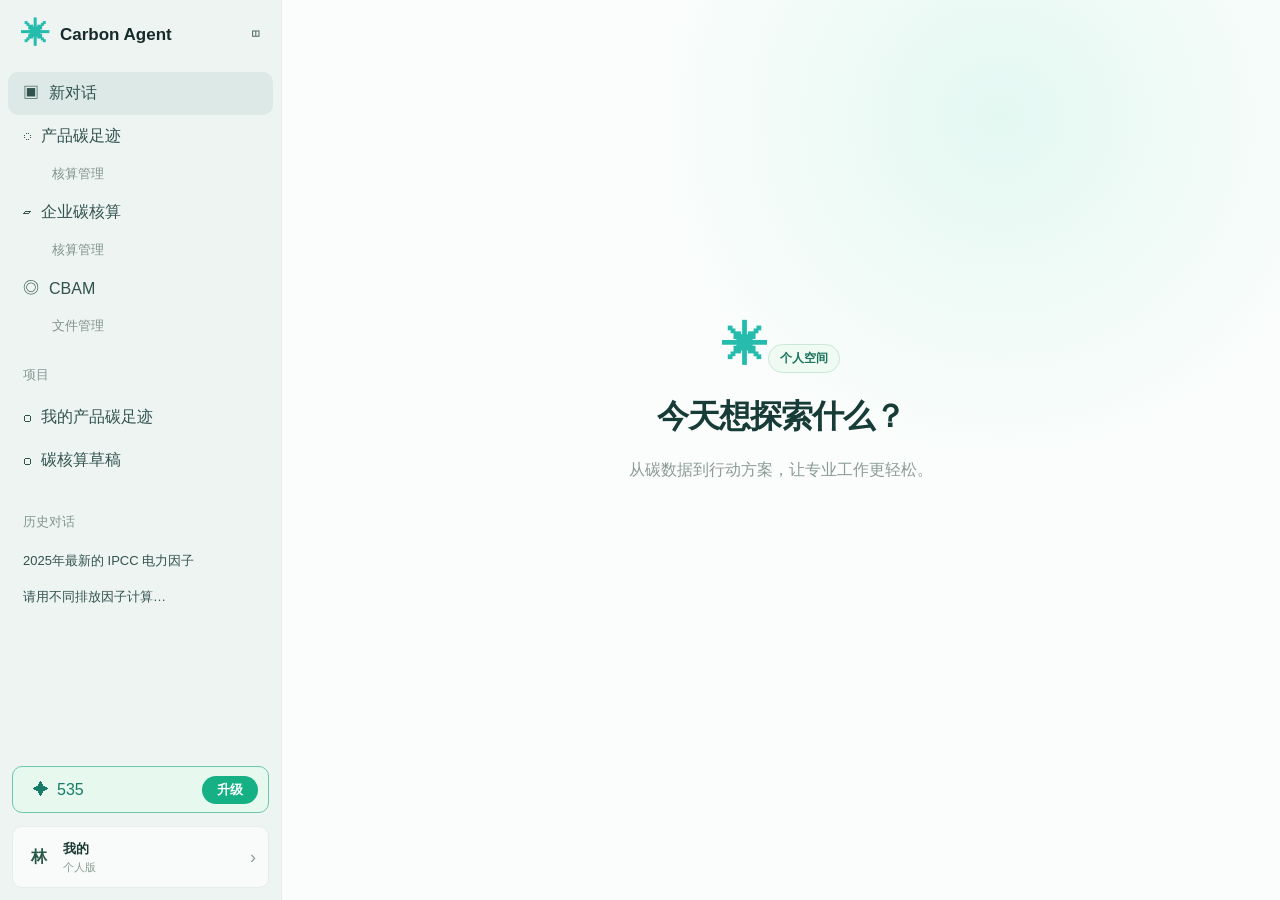
<file: index.html>
<!doctype html>
<html lang="zh-CN">
<head>
<meta charset="utf-8">
<meta name="viewport" content="width=device-width, initial-scale=1">
<meta http-equiv="refresh" content="0; url=agent-store.html">
<title>Carbon Agent 原型</title>
</head>
<body>
<p><a href="agent-store.html">进入 Carbon Agent 原型</a></p>
</body>
</html>
</file>
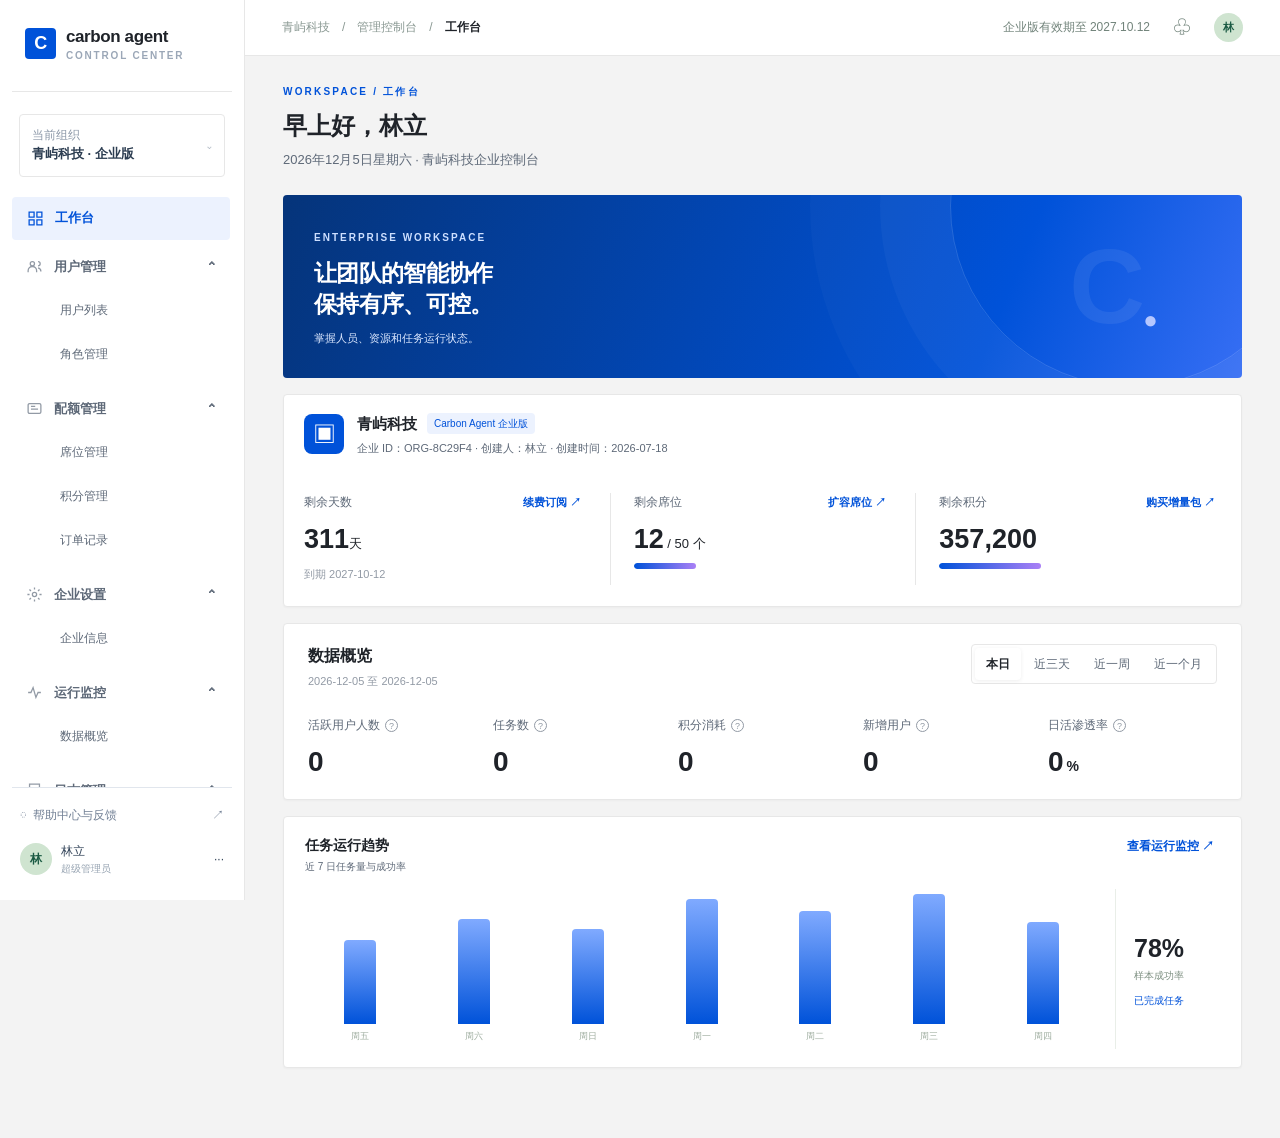
<file: admin.html>
<!doctype html>
<html lang="zh-CN">
<head>
  <meta charset="utf-8" />
  <meta name="viewport" content="width=device-width, initial-scale=1" />
  <title>Carbon Agent · 管理控制台原型</title>
  <style>
    @import url('https://fonts.googleapis.com/css2?family=DM+Sans:wght@400;500;600;700&family=Noto+Sans+SC:wght@400;500;600;700&display=swap');
    :root{--ink:#18312d;--muted:#758680;--line:#e4eae6;--bg:#f6f8f5;--green:#1c765c;--dark:#123b31;--mint:#e5f4ea;--orange:#efaa57;--red:#bd6859}*{box-sizing:border-box}body{margin:0;background:var(--bg);color:var(--ink);font:14px/1.5 'DM Sans','Noto Sans SC',sans-serif}button,input,select{font:inherit}button{cursor:pointer}.app{display:flex;min-height:100vh}.sidebar{width:232px;flex:none;background:#102f29;color:#d8e6df;padding:25px 13px;display:flex;flex-direction:column;position:sticky;top:0;height:100vh}.brand{display:flex;gap:10px;align-items:center;padding:0 13px 27px;border-bottom:1px solid #ffffff1a;font-size:17px;font-weight:700;letter-spacing:-.4px}.logo{height:31px;width:31px;border-radius:9px;display:grid;place-items:center;background:#cff66f;color:#143a29;font-size:18px;font-weight:700}.brand small{display:block;color:#7fa395;font-size:10px;letter-spacing:1.8px;font-weight:600;margin-top:-2px}.org{margin:22px 7px 19px;padding:11px 12px;background:#ffffff0d;border:1px solid #ffffff18;border-radius:10px;display:flex;justify-content:space-between;align-items:center;font-size:12px;color:#afc7ba}.org b{display:block;color:white;font-size:13px}.nav-label{font-size:10px;letter-spacing:1.6px;color:#71968a;padding:16px 15px 8px}.nav{width:100%;display:flex;align-items:center;gap:11px;padding:10px 14px;border:0;background:transparent;color:#aac1b5;text-align:left;border-radius:8px;margin:1px 0}.nav svg{width:17px;height:17px;stroke:currentColor;fill:none;stroke-width:1.8}.nav:hover,.nav.active{background:#e0f7d716;color:#e8f5e8}.nav.active{box-shadow:inset 3px 0 #c9ef70}.nav .soon{font-size:9px;margin-left:auto;background:#ffffff16;padding:1px 5px;border-radius:3px}.sidebar-bottom{margin-top:auto;border-top:1px solid #ffffff1a;padding:18px 8px 0}.help{color:#b6c9bd;font-size:12px;display:flex;gap:8px;align-items:center}.avatar{background:#cfe4d0;color:#1a5a43;width:32px;height:32px;border-radius:50%;display:grid;place-items:center;font-weight:700}.account{margin-top:17px;display:flex;align-items:center;gap:9px;color:white;font-size:12px}.account small{color:#81a394;display:block}.main{flex:1;min-width:0}.topbar{height:66px;background:#fff;border-bottom:1px solid var(--line);padding:0 37px;display:flex;align-items:center;justify-content:space-between}.crumb{color:#899892;font-size:12px}.crumb strong{color:var(--ink);font-weight:600}.top-actions{display:flex;align-items:center;gap:17px;color:#71837a;font-size:12px}.icon-btn{border:0;background:transparent;color:inherit;font-size:18px}.content{max-width:1420px;margin:auto;padding:33px 38px 70px}.page-head{display:flex;justify-content:space-between;align-items:flex-start;margin-bottom:25px}.eyebrow{color:#4d927a;font-size:10px;letter-spacing:2.2px;font-weight:700;margin-bottom:7px}.page-head h1{margin:0;font-size:29px;letter-spacing:-1.1px;font-weight:700}.subtitle{color:var(--muted);font-size:12px;margin-top:6px}.head-actions{display:flex;gap:9px}.btn{border:1px solid #d8e4dc;background:white;color:#325b4d;border-radius:7px;padding:9px 13px;font-weight:600;font-size:12px;display:inline-flex;align-items:center;gap:7px}.btn:hover{border-color:#77ad88;background:#f7fcf7}.btn.primary{background:#1c765c;border-color:#1c765c;color:white}.btn.primary:hover{background:#145b47}.btn.soft{background:#e8f2e9;border-color:#e8f2e9}.grid{display:grid;gap:16px}.stats{grid-template-columns:repeat(4,1fr)}.card{background:#fff;border:1px solid var(--line);border-radius:11px;box-shadow:0 2px 10px #234b2905}.stat{padding:19px 21px;min-height:130px;position:relative}.stat:after{content:'';position:absolute;right:18px;top:18px;width:31px;height:31px;background:#e6f3e9;border-radius:8px}.stat-icon{position:absolute;right:25px;top:21px;color:#358466;z-index:1;font-size:15px}.stat-label{color:#73867e;font-size:12px}.stat strong{display:block;font-size:29px;line-height:1.2;margin:13px 0 4px;letter-spacing:-1.2px}.stat small{color:#87a098;font-size:11px}.stat small em{color:#208b65;font-style:normal}.lower{grid-template-columns:minmax(0,1.65fr) minmax(305px,1fr);margin-top:16px}.card-head{display:flex;align-items:flex-start;justify-content:space-between;padding:21px 23px 0}.card-head h2{font-size:15px;margin:0}.card-head p{font-size:11px;color:#99a7a0;margin:4px 0 0}.link{background:none;border:0;color:#278161;font-size:11px;font-weight:600}.chart-wrap{padding:20px 23px 23px}.chart-top{display:flex;align-items:baseline;gap:10px}.chart-top strong{font-size:25px}.chart-top span{font-size:11px;color:#2b9a70}.chart{height:180px;margin-top:16px;position:relative;background:repeating-linear-gradient(to bottom,transparent 0,transparent 44px,#edf2ed 45px);border-bottom:1px solid #e5ede7}.chart svg{width:100%;height:100%;overflow:visible}.chart-labels{display:flex;justify-content:space-between;color:#a4b1a7;font-size:10px;margin-top:10px}.use-list{padding:12px 23px 22px}.use-row{display:grid;grid-template-columns:100px 1fr 42px;align-items:center;gap:10px;margin:16px 0;color:#5e7168;font-size:11px}.track{height:7px;background:#edf2eb;border-radius:20px;overflow:hidden}.fill{height:100%;background:#60a98a;border-radius:20px}.fill.gold{background:#ddb46b}.use-row b{font-size:11px;text-align:right;color:#496a59}.section-title{display:flex;justify-content:space-between;align-items:center;margin:25px 0 12px}.section-title h2{font-size:16px;margin:0}.section-title small{color:#9aa99f}.activity{padding:0 21px}.activity-row{display:flex;gap:13px;align-items:center;border-top:1px solid #edf1ec;padding:13px 0;font-size:12px}.activity-row:first-child{border:0}.dot{width:8px;height:8px;border-radius:50%;background:#73b695;flex:none}.dot.gold{background:#dfb66b}.activity-row span{color:#7c9085;margin-left:auto;white-space:nowrap;font-size:11px}.activity-row b{font-weight:600}.split{grid-template-columns:1.2fr .8fr}.guide{background:#e9f4e9;border-color:#d7e8d7;padding:20px 23px;display:flex;align-items:center;justify-content:space-between;gap:15px}.guide h3{margin:0 0 4px;font-size:14px}.guide p{margin:0;color:#678074;font-size:11px}.guide .btn{background:white}.table-card{overflow:hidden}.toolbar{padding:18px 20px;display:flex;justify-content:space-between;gap:12px;align-items:center}.tabs{display:flex;gap:17px}.tab{border:0;background:none;color:#82958b;padding:8px 2px;border-bottom:2px solid transparent;font-size:12px}.tab.active{color:#1d755a;border-color:#1d755a;font-weight:700}.search{height:35px;border:1px solid var(--line);background:#fafcf9;border-radius:7px;padding:0 11px;width:215px;color:#2b5141;outline:none;font-size:12px}.search:focus{border-color:#82b99b}table{border-collapse:collapse;width:100%;font-size:12px}th{text-align:left;background:#f9fbf8;color:#8c9c93;font-weight:500;padding:12px 20px;white-space:nowrap}td{padding:14px 20px;border-top:1px solid #eef2ee;white-space:nowrap}tr:hover td{background:#fbfdfb}.person{display:flex;gap:9px;align-items:center}.person .avatar{width:29px;height:29px;font-size:11px}.tag{padding:3px 8px;border-radius:4px;font-size:10px;color:#317558;background:#e8f5ea;display:inline-block}.tag.gray{background:#eff2ef;color:#7a8b81}.tag.warn{background:#fff2e1;color:#aa793c}.table-foot{padding:13px 20px;border-top:1px solid #eef2ee;color:#91a097;font-size:11px;display:flex;justify-content:space-between}.detail-grid{grid-template-columns:repeat(3,1fr)}.mini{padding:19px}.mini h3{margin:0;font-size:13px}.mini p{font-size:11px;color:#84968b;margin:7px 0 16px}.mini strong{font-size:21px}.mini .track{margin-top:12px}.wide-grid{grid-template-columns:1fr 1fr}.setting{padding:18px 20px;display:flex;align-items:center;justify-content:space-between;border-top:1px solid var(--line)}.setting:first-of-type{border:0}.setting b{font-size:12px}.setting p{font-size:11px;color:#91a197;margin:3px 0}.toggle{width:33px;height:19px;border:0;background:#b7c8b9;border-radius:50px;padding:2px;transition:.2s}.toggle:after{content:'';display:block;width:15px;height:15px;background:white;border-radius:50%;transition:.2s}.toggle.on{background:#267d61}.toggle.on:after{transform:translateX(14px)}.modal-overlay{position:fixed;inset:0;background:#0d241dcc;display:none;align-items:center;justify-content:center;z-index:10;padding:20px}.modal-overlay.open{display:flex}.modal{background:white;width:min(480px,100%);border-radius:13px;box-shadow:0 24px 90px #071f1a55;padding:25px}.modal h2{margin:0 0 5px;font-size:19px}.modal p{margin:0 0 22px;color:#819289;font-size:12px}.field{display:block;margin:15px 0;color:#435f50;font-weight:600;font-size:12px}.field input,.field select{display:block;width:100%;margin-top:7px;border:1px solid #d9e5db;border-radius:7px;padding:10px;background:#fff;outline:none}.modal-actions{display:flex;justify-content:flex-end;gap:9px;margin-top:24px}.toast{position:fixed;right:28px;bottom:25px;background:#1b5746;color:#fff;padding:12px 17px;border-radius:7px;box-shadow:0 10px 25px #1b574633;display:none;font-size:12px}.toast.show{display:block}.mobile-top{display:none}@media(max-width:1050px){.stats{grid-template-columns:repeat(2,1fr)}.lower,.split{grid-template-columns:1fr}.sidebar{width:195px}.content{padding:28px 24px}}@media(max-width:700px){.sidebar{display:none}.mobile-top{display:block}.topbar{padding:0 16px;height:56px}.content{padding:24px 16px}.stats,.detail-grid,.wide-grid{grid-template-columns:1fr 1fr}.page-head{gap:15px}.page-head h1{font-size:23px}.head-actions{flex-wrap:wrap;justify-content:flex-end}.toolbar{flex-wrap:wrap}.table-card{overflow:auto}table{min-width:670px}}@media(max-width:480px){.stats,.detail-grid,.wide-grid{grid-template-columns:1fr}.page-head{display:block}.head-actions{margin-top:15px}.top-actions{display:none}}
  </style>
  <link rel="stylesheet" href="management.css" />
  <link rel="stylesheet" href="platform.css" />
  <link rel="stylesheet" href="tdesign.css" />
</head>
<body>
<div class="app">
  <aside class="sidebar">
    <div class="brand"><div class="logo">C</div><div>carbon agent<small>CONTROL CENTER</small></div></div>
    <div class="org"><div>当前组织<b>青屿科技 · 企业版</b></div><span>⌄</span></div>
    <nav id="nav"></nav>
    <div class="sidebar-bottom"><div class="help">◌ &nbsp;帮助中心与反馈 <span style="margin-left:auto">↗</span></div><div class="account"><div class="avatar">林</div><div>林立 <small>超级管理员</small></div><span style="margin-left:auto">···</span></div></div>
  </aside>
  <div class="pl-mobile-scrim" onclick="plToggleMobileMenu(false)"></div><main class="main"><header class="topbar"><button class="pl-mobile-menu" aria-label="打开导航菜单" aria-expanded="false" onclick="plToggleMobileMenu()">☰</button><div class="crumb"><span class="mobile-top">Carbon Agent　/　</span>青屿科技　/　管理控制台　/　<strong id="crumb">总览</strong></div><div class="top-actions"><span>企业版有效期至 2027.10.12</span><button class="icon-btn" title="通知" onclick="toast('暂无新通知')">♧</button><div class="avatar" style="width:29px;height:29px;font-size:11px">林</div></div></header><div class="content" id="content"></div></main>
</div>
<div class="modal-overlay" id="overlay" onclick="if(event.target===this)closeModal()"><div class="modal" id="modal"></div></div><div class="toast" id="toast"></div>
<script>
const icons={overview:'<path d="M3 3h7v7H3zM14 3h7v7h-7zM3 14h7v7H3zM14 14h7v7h-7z"/>',members:'<circle cx="9" cy="8" r="3"/><path d="M3 20v-2a6 6 0 0 1 12 0v2M17 5a3 3 0 0 1 0 6m0 3a5 5 0 0 1 4 5"/>',seats:'<rect x="3" y="5" width="18" height="14" rx="2"/><path d="M7 9h6M7 13h10"/>',usage:'<path d="M3 19V9m6 10V5m6 14v-7m6 7V3"/>',agents:'<rect x="4" y="5" width="16" height="15" rx="3"/><path d="M9 10h.01M15 10h.01M9 15h6M12 2v3"/>',knowledge:'<path d="M4 5a2 2 0 0 1 2-2h14v17H6a2 2 0 0 0-2 2zM4 5v15a2 2 0 0 1 2-2h14"/>',security:'<path d="M12 2l8 4v6c0 5-3 8-8 10-5-2-8-5-8-10V6zM9 12l2 2 4-4"/>'};
const items=[['overview','总览'],['members','成员与组织'],['seats','席位管理'],['usage','用量与额度'],['agents','智能体与技能'],['knowledge','知识与连接器'],['security','安全与审计']];let page='overview', memberFilter='all', seatFilter='all';let members=[{name:'陈思远',department:'产品研发部',role:'成员',seat:'企业版',activity:'刚刚',quota:'20,000',status:'活跃'}, {name:'李宛清',department:'市场部',role:'部门管理员',seat:'企业版',activity:'今天 09:42',quota:'15,000',status:'活跃'}, {name:'王越',department:'财务部',role:'成员',seat:'企业版',activity:'昨天 17:28',quota:'10,000',status:'活跃'}, {name:'赵可欣',department:'产品研发部',role:'成员',seat:'未分配',activity:'—',quota:'—',status:'待加入'}, {name:'周启明',department:'设计部',role:'成员',seat:'企业版',activity:'10月11日',quota:'20,000',status:'活跃'}];
function svg(key){return `<svg viewBox="0 0 24 24">${icons[key]}</svg>`}function renderNav(){document.getElementById('nav').innerHTML=items.map(([id,label],i)=>`${i===4||i===6?'<div class="nav-label">'+(i===4?'能力配置':'企业治理')+'</div>':''}<button class="nav ${page===id?'active':''}" onclick="go('${id}')">${svg(id)}${label}</button>`).join('')}function go(id){page=id;renderNav();document.getElementById('crumb').textContent=items.find(x=>x[0]===id)[1];document.getElementById('content').innerHTML=views[id]();window.scrollTo({top:0,behavior:'smooth'})}function head(k,title,desc,actions=''){return `<div class="page-head"><div><div class="eyebrow">${k}</div><h1>${title}</h1><div class="subtitle">${desc}</div></div><div class="head-actions">${actions}</div></div>`}function stat(label,value,foot,icon){return `<div class="card stat"><span class="stat-icon">${icon}</span><div class="stat-label">${label}</div><strong>${value}</strong><small>${foot}</small></div>`}function trend(){return `<div class="card"><div class="card-head"><div><h2>使用趋势</h2><p>过去 7 天的组织活跃情况</p></div><button class="link" onclick="go('usage')">查看分析 ↗</button></div><div class="chart-wrap"><div class="chart-top"><strong>1,284</strong><span>↗ 18.6% 较上周</span></div><div class="chart"><svg viewBox="0 0 650 180" preserveAspectRatio="none"><defs><linearGradient id="grad" x1="0" y1="0" x2="0" y2="1"><stop stop-color="#c1e4cc" stop-opacity=".7"/><stop offset="1" stop-color="#c1e4cc" stop-opacity="0"/></linearGradient></defs><path d="M0 135 C55 125 70 145 125 107 S210 125 265 85 S335 115 390 73 S470 95 520 49 S590 68 650 21 L650 180 L0 180Z" fill="url(#grad)"/><path d="M0 135 C55 125 70 145 125 107 S210 125 265 85 S335 115 390 73 S470 95 520 49 S590 68 650 21" fill="none" stroke="#4b9b71" stroke-width="3"/><circle cx="650" cy="21" r="5" fill="#4b9b71" stroke="white" stroke-width="3"/></svg></div><div class="chart-labels"><span>10月07日</span><span>10月08日</span><span>10月09日</span><span>10月10日</span><span>10月11日</span><span>10月12日</span><span>10月13日</span></div></div></div>`}function overview(){return `${head('OVERVIEW / 组织总览','管理好团队的每一次智能协作','实时掌握组织使用、席位与资源状态，快速处理需要关注的事项。','<button class="btn" onclick="toast(\'报表已准备好（原型演示）\')">⇩ 导出报表</button><button class="btn primary" onclick="openModal(\'invite\')">＋ 邀请成员</button>')}<div class="grid stats">${stat('团队成员','48','<em>↑ 6</em> 本月新增','♧')}${stat('席位使用','38 / 50','剩余 <em>12</em> 个可分配','▤')}${stat('本月积分消耗','642.8K','总额度 1,000K · 已用 64.3%','◈')}${stat('活跃智能体','12','覆盖 6 个业务部门','✳')}</div><div class="grid lower">${trend()}<div class="card"><div class="card-head"><div><h2>资源使用分布</h2><p>本月 · 按团队</p></div><button class="link" onclick="go('usage')">查看详情 ↗</button></div><div class="use-list">${[['产品研发部',78,'78%'],['市场部',56,'56%'],['财务部',41,'41%'],['设计部',32,'32%']].map(([n,w,v],i)=>`<div class="use-row"><span>${n}</span><div class="track"><div class="fill ${i===0?'gold':''}" style="width:${w}%"></div></div><b>${v}</b></div>`).join('')}<div style="background:#f5f9f4;border-radius:7px;padding:12px;color:#6a8374;font-size:11px;margin-top:23px">◌ &nbsp;产品研发部即将达到月度额度，建议调整配额。</div></div></div></div><div class="section-title"><h2>最近动态</h2><button class="link" onclick="go('security')">全部审计日志 ↗</button></div><div class="grid split"><div class="card activity">${[['陈思远 使用「数据分析助手」完成任务','2 分钟前'],['林立 为市场部调整成员月额度','1 小时前'],['李宛清 创建「Campaign Brief」智能体','昨天 16:24'],['系统 自动回收离职成员席位','10月11日']].map((a,i)=>`<div class="activity-row"><i class="dot ${i===1?'gold':''}"></i><b>${a[0]}</b><span>${a[1]}</span></div>`).join('')}</div><div class="card guide"><div><h3>让团队更快开始</h3><p>完成成员邀请、席位分配与共享智能体配置。</p></div><button class="btn" onclick="go('members')">查看成员 →</button></div></div>`}
function memberTable(){let q=(document.getElementById('member-search')?.value||'').trim();let rows=members.filter(m=>(memberFilter==='all'||(memberFilter==='active'?m.status==='活跃':m.status!=='活跃'))&&(!q||m.name.includes(q)||m.department.includes(q)));document.getElementById('member-body').innerHTML=rows.map((m,i)=>`<tr><td><div class="person"><div class="avatar">${m.name.slice(0,1)}</div><b>${m.name}</b></div></td><td>${m.department}</td><td>${m.role}</td><td><span class="tag ${m.seat==='未分配'?'gray':''}">${m.seat}</span></td><td>${m.quota}</td><td>${m.activity}</td><td><button class="link" onclick="openModal('member','${m.name}')">管理</button></td></tr>`).join('')||'<tr><td colspan="7" style="text-align:center;color:#9ca99f;padding:30px">没有匹配的成员</td></tr>';document.getElementById('member-count').textContent=`共 ${rows.length} 位成员`}function filterMembers(v){memberFilter=v;document.querySelectorAll('.tab').forEach(x=>x.classList.toggle('active',x.dataset.filter===v));memberTable()}
function membersView(){setTimeout(memberTable);return `${head('PEOPLE / 组织管理','成员与组织','统一管理成员、部门、角色和访问资格。','<button class="btn" onclick="toast(\'批量导入模板已准备好（原型演示）\')">⇧ 批量导入</button><button class="btn primary" onclick="openModal(\'invite\')">＋ 邀请成员</button>')}<div class="grid detail-grid">${stat('组织成员','48','4 个部门','♧')}${stat('本月活跃','34','活跃率 70.8%','◈')}${stat('待加入','3','邀请链接有效期 7 天','◌')}</div><div class="section-title"><h2>成员列表</h2><small>组织架构同步：今天 09:30</small></div><div class="card table-card"><div class="toolbar"><div class="tabs"><button class="tab active" data-filter="all" onclick="filterMembers('all')">全部成员</button><button class="tab" data-filter="active" onclick="filterMembers('active')">已激活</button><button class="tab" data-filter="pending" onclick="filterMembers('pending')">待加入</button></div><input class="search" id="member-search" placeholder="⌕  搜索成员或部门" oninput="memberTable()" /></div><table><thead><tr><th>成员</th><th>所属部门</th><th>组织角色</th><th>席位状态</th><th>月额度</th><th>最近活跃</th><th>操作</th></tr></thead><tbody id="member-body"></tbody></table><div class="table-foot"><span id="member-count"></span><span>原型示例数据 · 1 / 1</span></div></div>`}
function seatRows(){let arr=[['产品研发部','部门 · 登录时分配','16 / 22','2026-09-01'],['市场部','部门 · 自动分配','10 / 10','2026-09-01'],['陈思远','指定成员','1','2026-09-12'],['王越','指定成员','1','2026-09-16']];return arr.map(r=>`<tr><td><b>${r[0]}</b></td><td><span class="tag">${r[1]}</span></td><td>${r[2]}</td><td>${r[3]}</td><td><button class="link" onclick="openModal('release','${r[0]}')">释放 / 编辑</button></td></tr>`).join('')}
function seatsView(){return `${head('LICENSE / 授权管理','席位管理','按成员或部门授权 Carbon Agent，随时了解可用席位。','<button class="btn" onclick="openModal(\'expand\')">调整席位</button><button class="btn primary" onclick="openModal(\'seat\')">＋ 分配席位</button>')}<div class="grid stats">${stat('企业版席位总数','50','当前订阅周期','▤')}${stat('已分配','38','覆盖 4 个部门','♧')}${stat('剩余可分配','12','可立即使用','＋')}${stat('席位利用率','76%','较上月 ↑ 8%','↗')}</div><div class="section-title"><h2>分配策略与明细</h2><small>同一成员被多个策略覆盖时只占用 1 个席位</small></div><div class="card table-card"><div class="toolbar"><div class="tabs"><button class="tab active">全部分配</button><button class="tab" onclick="toast('已筛选部门策略（原型演示）')">部门策略</button><button class="tab" onclick="toast('已筛选指定成员（原型演示）')">指定成员</button></div><input class="search" placeholder="⌕  搜索成员或部门" /></div><table><thead><tr><th>对象</th><th>分配方式</th><th>占用席位</th><th>配置时间</th><th>操作</th></tr></thead><tbody>${seatRows()}</tbody></table><div class="table-foot"><span>共 4 条策略</span><span>原型示例数据 · 1 / 1</span></div></div><div class="grid wide-grid" style="margin-top:16px"><div class="card mini"><h3>按成员精准分配</h3><p>适合核心项目成员与少量特殊权限用户。</p><button class="link" onclick="openModal('seat')">分配给成员 →</button></div><div class="card mini"><h3>按部门自动授权</h3><p>可选择立即分配，或在成员首次登录时占用席位。</p><button class="link" onclick="openModal('seat')">设置部门策略 →</button></div></div>`}
function usageView(){return `${head('CONSUMPTION / 积分治理','用量与额度','查看共享积分池，控制部门及成员每月消耗。','<button class="btn" onclick="toast(\'用量明细已导出（原型演示）\')">⇩ 导出明细</button><button class="btn primary" onclick="openModal(\'quota\')">调整额度</button>')}<div class="grid stats">${stat('共享积分池','1,000K','本月总额度','◈')}${stat('本月已使用','642.8K','64.3%','↗')}${stat('可用余额','357.2K','按当前速度可使用 11 天','◇')}${stat('高用量提醒','2','成员接近限额','!')}</div><div class="grid lower">${trend()}<div class="card"><div class="card-head"><div><h2>部门配额</h2><p>月度配额使用情况</p></div><button class="link" onclick="openModal('quota')">管理配额 ↗</button></div><div class="use-list">${[['产品研发部','312K / 400K',78],['市场部','168K / 300K',56],['财务部','82K / 200K',41],['设计部','32K / 100K',32]].map(([n,v,p])=>`<div style="margin:16px 0"><div style="display:flex;justify-content:space-between;font-size:11px;margin-bottom:8px"><b>${n}</b><span style="color:#8fa096">${v}</span></div><div class="track"><div class="fill" style="width:${p}%"></div></div></div>`).join('')}</div></div></div><div class="section-title"><h2>用量治理建议</h2></div><div class="grid wide-grid"><div class="card mini"><h3>设置个人月限额</h3><p>避免单个成员持续占用共享积分池；成员达到限额后暂停新任务。</p><button class="link" onclick="openModal('quota')">立即设置 →</button></div><div class="card mini"><h3>启用 80% 用量预警</h3><p>部门或成员接近阈值时通知管理员，便于及时调配资源。</p><button class="link" onclick="go('security')">配置通知 →</button></div></div>`}
function agentsView(){let a=[['财务报表分析','财务部','已发布','1,258','林立'],['市场洞察研究','市场部','已发布','896','李宛清'],['研发知识问答','产品研发部','已发布','742','陈思远'],['Campaign Brief','市场部','草稿','—','李宛清']];return `${head('AGENTS / 能力资产','智能体与技能','沉淀企业共用的 AI 能力，明确发布范围与责任人。','<button class="btn" onclick="toast(\'技能库已打开（原型演示）\')">技能库</button><button class="btn primary" onclick="openModal(\'agent\')">＋ 创建智能体</button>')}<div class="grid detail-grid">${stat('企业智能体','12','其中 9 个已发布','✳')}${stat('共享技能','28','本月新增 4 个','◈')}${stat('本月任务运行','3,642','成功率 98.2%','↗')}</div><div class="section-title"><h2>智能体列表</h2><small>管理员可管理发布范围与负责人</small></div><div class="card table-card"><div class="toolbar"><div class="tabs"><button class="tab active">全部智能体</button><button class="tab" onclick="toast('已筛选已发布智能体（原型演示）')">已发布</button><button class="tab" onclick="toast('已筛选草稿（原型演示）')">草稿</button></div><input class="search" placeholder="⌕  搜索智能体" /></div><table><thead><tr><th>名称</th><th>可见范围</th><th>状态</th><th>本月调用</th><th>负责人</th><th>操作</th></tr></thead><tbody>${a.map(r=>`<tr><td><b>✳ &nbsp;${r[0]}</b></td><td>${r[1]}</td><td><span class="tag ${r[2]==='草稿'?'gray':''}">${r[2]}</span></td><td>${r[3]}</td><td>${r[4]}</td><td><button class="link" onclick="openModal('agent','${r[0]}')">配置</button></td></tr>`).join('')}</tbody></table><div class="table-foot">共 12 个智能体 <span>原型示例数据 · 1 / 1</span></div></div>`}
function knowledgeView(){return `${head('DATA / 组织资产','知识与连接器','管理智能体可访问的企业知识与外部系统。','<button class="btn" onclick="openModal(\'connector\')">连接应用</button><button class="btn primary" onclick="openModal(\'knowledge\')">＋ 新建知识库</button>')}<div class="grid detail-grid">${stat('企业知识库','8','23,642 份文档','▤')}${stat('已连接应用','6','2 个需重新授权','⌁')}${stat('本月检索','18.4K','命中率 91%','↗')}</div><div class="section-title"><h2>知识库</h2></div><div class="grid detail-grid">${[['产品规范与设计','产品研发部','6,280 份文档'],['客户案例库','市场部','3,420 份文档'],['财务制度与流程','财务部','1,160 份文档']].map(([a,b,c])=>`<div class="card mini"><h3>▤ &nbsp;${a}</h3><p>${b} · ${c}</p><button class="link" onclick="openModal('knowledge','${a}')">管理权限 →</button></div>`).join('')}</div><div class="section-title"><h2>连接器</h2><small>授权范围遵循最小权限原则</small></div><div class="grid wide-grid">${[['飞书','已连接 · 组织文档'],['企业微信','已连接 · 联系人'],['GitHub','需要重新授权 · 代码仓库'],['Google Drive','已连接 · 云端文件']].map(([a,b])=>`<div class="card mini"><h3>◫ &nbsp;${a}</h3><p>${b}</p><button class="link" onclick="openModal('connector','${a}')">管理连接 →</button></div>`).join('')}</div>`}
function securityView(){return `${head('GOVERNANCE / 安全治理','安全与审计','设置组织访问策略，追踪关键管理操作。','<button class="btn" onclick="toast(\'审计日志已导出（原型演示）\')">⇩ 导出日志</button>')}<div class="grid wide-grid"><div class="card"><div class="card-head" style="padding-bottom:12px"><div><h2>访问与安全策略</h2><p>变更立即应用于组织成员</p></div></div>${[['单点登录 SSO','通过企业身份提供商统一登录',true],['敏感操作二次确认','删除知识库、释放席位等操作需要确认',true],['外部分享限制','禁止向组织外分享智能体和知识库',false],['用量达到 80% 时通知','通过站内信提醒管理员',true]].map(([a,b,c])=>`<div class="setting"><div><b>${a}</b><p>${b}</p></div><button class="toggle ${c?'on':''}" aria-label="切换${a}" onclick="this.classList.toggle('on');toast('策略已更新（原型演示）')"></button></div>`).join('')}</div><div class="card"><div class="card-head"><div><h2>角色与权限</h2><p>基于职责授权管理范围</p></div><button class="link" onclick="openModal('role')">管理角色 ↗</button></div><div class="use-list">${[['超级管理员','2 人','全部配置与审计权限'],['部门管理员','4 人','部门成员、额度与智能体管理'],['成员','42 人','按授权使用资源']].map(([a,b,c])=>`<div style="padding:14px 0;border-bottom:1px solid #edf2ed"><b style="font-size:12px">${a}</b><span style="float:right;color:#287657;font-size:11px">${b}</span><div style="font-size:11px;color:#96a59b;margin-top:4px">${c}</div></div>`).join('')}</div></div></div><div class="section-title"><h2>最近审计事件</h2><small>保留管理行为与关键资源变更记录</small></div><div class="card table-card"><table><thead><tr><th>时间</th><th>操作人</th><th>事件</th><th>对象</th><th>结果</th></tr></thead><tbody>${[['今天 10:18','林立','调整月额度','市场部','成功'],['今天 09:44','林立','分配席位','赵可欣','成功'],['昨天 16:24','李宛清','创建智能体','Campaign Brief','成功'],['10月11日 15:21','系统','自动回收席位','离职成员','成功']].map(r=>`<tr>${r.slice(0,4).map(x=>`<td>${x}</td>`).join('')}<td><span class="tag">${r[4]}</span></td></tr>`).join('')}</tbody></table></div>`}
const views={overview,members:membersView,seats:seatsView,usage:usageView,agents:agentsView,knowledge:knowledgeView,security:securityView};
function openModal(kind,name=''){const defs={invite:['邀请成员','发送邀请并设置初始组织角色。',`<label class="field">工作邮箱<input id="modal-input" type="email" placeholder="name@company.com"></label><label class="field">所属部门<select><option>产品研发部</option><option>市场部</option><option>财务部</option><option>设计部</option></select></label><label class="field">初始角色<select><option>成员</option><option>部门管理员</option></select></label>`,'发送邀请'],seat:['分配席位','指定成员，或按部门设置自动授权策略。',`<label class="field">分配对象<select><option>指定成员</option><option>指定部门</option></select></label><label class="field">成员或部门<input id="modal-input" placeholder="输入名称"></label><label class="field">分配策略<select><option>立即分配</option><option>首次登录时分配</option></select></label>`,'确认分配'],quota:['调整月额度','额度用于控制成员或部门的月度积分消耗。',`<label class="field">对象<select><option>产品研发部</option><option>市场部</option><option>财务部</option><option>设计部</option><option>指定成员</option></select></label><label class="field">月额度（积分）<input id="modal-input" type="number" placeholder="例如 200000"></label>`,'保存额度'],expand:['调整席位','当前已分配 38 个席位。缩容后总席位数不得低于已分配数。',`<label class="field">席位总数<input id="modal-input" type="number" min="38" value="50"></label>`,'保存变更'],release:['管理分配策略',`正在管理 ${name} 的席位授权。`, `<label class="field">操作<select><option>编辑分配策略</option><option>释放席位</option></select></label><label class="field">释放说明<input placeholder="填写原因（可选）"></label>`,'确认'],member:['管理成员',`正在管理 ${name}。`,`<label class="field">组织角色<select><option>成员</option><option>部门管理员</option><option>超级管理员</option></select></label><label class="field">月额度（积分）<input id="modal-input" type="number" placeholder="20000"></label>`,'保存'],agent:[name?'配置智能体':'创建智能体','设置名称、可见范围与负责人。',`<label class="field">名称<input id="modal-input" value="${name}" placeholder="例如 客户研究助手"></label><label class="field">可见范围<select><option>全组织</option><option>指定部门</option><option>仅创建者</option></select></label>`,'保存'],knowledge:[name?'管理知识库':'新建知识库','知识访问应与团队工作范围一致。',`<label class="field">知识库名称<input id="modal-input" value="${name}" placeholder="知识库名称"></label><label class="field">访问范围<select><option>指定部门</option><option>全组织</option><option>仅管理员</option></select></label>`,'保存'],connector:['连接器管理',`配置 ${name||'企业应用'} 的连接与授权范围。`,`<label class="field">应用<select><option>${name||'飞书'}</option><option>企业微信</option><option>GitHub</option><option>Google Drive</option></select></label><label class="field">授权范围<select><option>仅指定知识库</option><option>全组织</option></select></label>`,'保存'],role:['角色权限','为管理角色设置可访问范围。',`<label class="field">角色<select><option>部门管理员</option><option>成员</option></select></label><label class="field">管理范围<select><option>所属部门</option><option>全组织</option></select></label>`,'保存']};let d=defs[kind];document.getElementById('modal').innerHTML=`<h2>${d[0]}</h2><p>${d[1]}</p>${d[2]}<div class="modal-actions"><button class="btn" onclick="closeModal()">取消</button><button class="btn primary" onclick="submitModal('${kind}')">${d[3]}</button></div>`;document.getElementById('overlay').classList.add('open')}function closeModal(){document.getElementById('overlay').classList.remove('open')}function submitModal(kind){let v=document.getElementById('modal-input');if(v&&v.hasAttribute('required')&&!v.value.trim())return; if(kind==='invite'&&v?.value){members.push({name:v.value.split('@')[0],department:'产品研发部',role:'成员',seat:'未分配',activity:'—',quota:'—',status:'待加入'});if(page==='members')go('members')}closeModal();toast('操作已保存（原型演示）')}let timer;function toast(msg){let el=document.getElementById('toast');el.textContent=msg;el.classList.add('show');clearTimeout(timer);timer=setTimeout(()=>el.classList.remove('show'),2800)}document.addEventListener('keydown',e=>{if(e.key==='Escape')closeModal()});go('overview');
</script>
<script src="management.js"></script>
<script src="platform.js"></script>
<script src="orgsync.js"></script>
<script src="workbuddy.js"></script>
<script src="seat-expansion.js"></script>
</body>
</html>
</file>
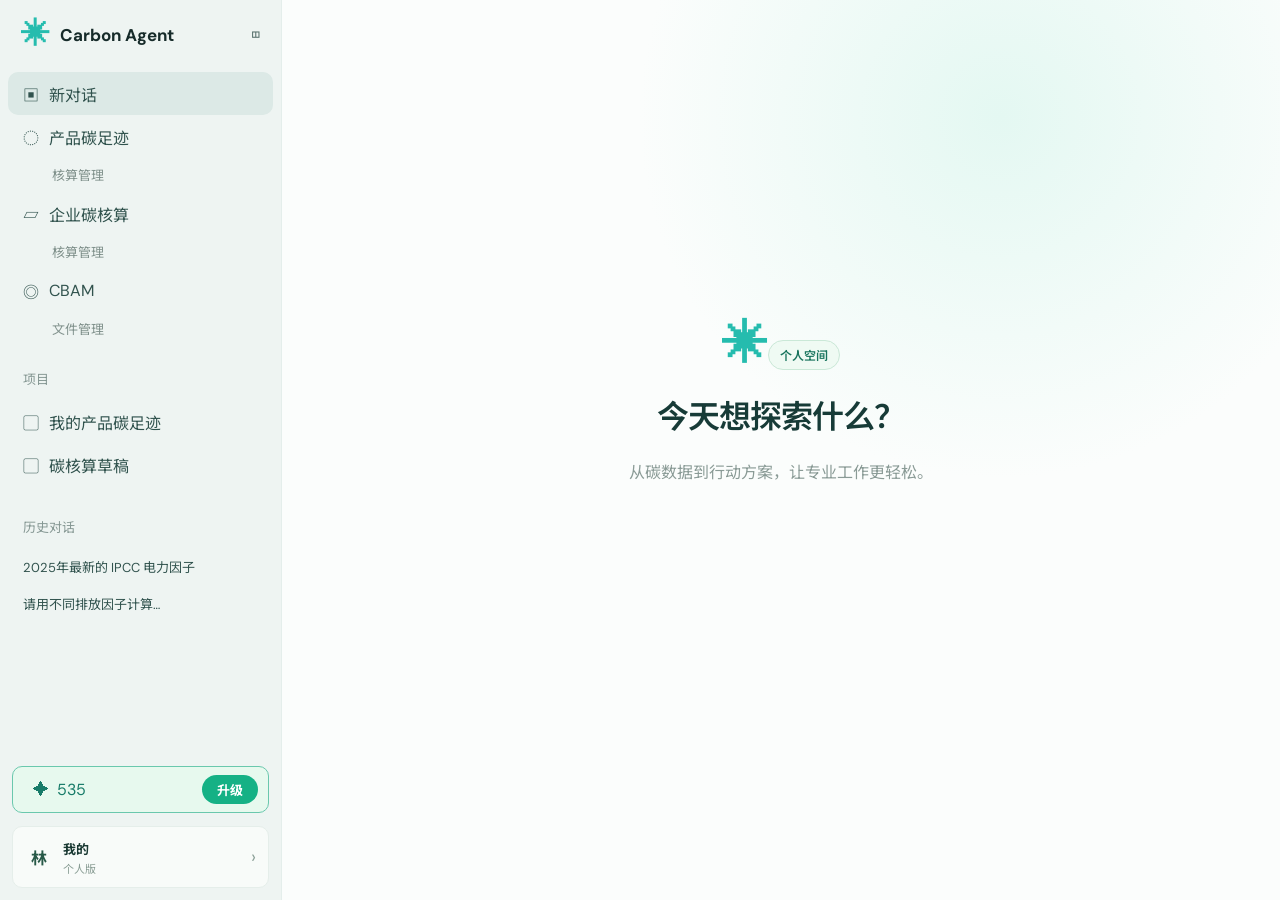
<file: agent-store.html>
<!doctype html>
<html lang="zh-CN">
<head>
  <meta charset="utf-8">
  <meta name="viewport" content="width=device-width, initial-scale=1">
  <title>Carbon Agent · 套餐订阅</title>
  <link rel="stylesheet" href="agent-store.css?v=20261016-avatar">
  <script src="agent-store.js" defer></script>
</head>
<body class="store-page">
  <div class="agent-shell">
    <aside class="agent-nav">
      <div class="agent-brand"><span class="brand-symbol">✳</span><strong>Carbon Agent</strong><span class="sidebar-collapse">◫</span></div>
      <div class="agent-menu"><div class="menu-item selected">▣ <span>新对话</span></div><div class="menu-item">◌ <span>产品碳足迹</span></div><div class="menu-sub">核算管理</div><div class="menu-item">▱ <span>企业碳核算</span></div><div class="menu-sub">核算管理</div><div class="menu-item">◎ <span>CBAM</span></div><div class="menu-sub">文件管理</div><p>项目</p><div id="personal-projects" class="space-projects"><div class="menu-item">▢ <span>我的产品碳足迹</span></div><div class="menu-item">▢ <span>碳核算草稿</span></div></div><div id="enterprise-projects" class="space-projects" hidden><div class="menu-item">▢ <span>2025年碳阻迹企业项目</span></div><div class="menu-item">▢ <span>供应链碳足迹核算</span></div></div><p>历史对话</p><div class="menu-history">2025年最新的 IPCC 电力因子</div><div class="menu-history">请用不同排放因子计算…</div></div>
      <div class="agent-nav-bottom"><button id="upgrade-trigger" class="upgrade-trigger" type="button" aria-haspopup="dialog">✦ <span id="points-balance">535</span><b id="upgrade-label">升级</b></button><button id="account-trigger" class="agent-profile" type="button" aria-haspopup="menu" aria-expanded="false" aria-controls="account-menu"><span class="profile-avatar">林</span><span class="profile-copy"><b id="account-name">我的</b><small id="account-plan">个人版</small></span><span class="profile-chevron" aria-hidden="true">›</span></button><div id="account-menu" class="account-menu" role="menu" aria-label="账号菜单" hidden><div class="account-menu-head"><span class="menu-avatar">林</span><span><b id="menu-account-name">我的</b><small>138****0000</small></span></div><div class="account-menu-divider"></div><button id="menu-guide" class="account-menu-action" type="button" role="menuitem"><span class="account-icon" aria-hidden="true">♧</span>新手引导</button><button id="menu-manual" class="account-menu-action" type="button" role="menuitem"><span class="account-icon" aria-hidden="true">▤</span>操作手册</button><button id="menu-support" class="account-menu-action" type="button" role="menuitem"><span class="account-icon" aria-hidden="true">♧</span>咨询客服</button><button id="menu-feedback" class="account-menu-action" type="button" role="menuitem"><span class="account-icon" aria-hidden="true">✎</span>问题反馈</button><button id="menu-settings" class="account-menu-action" type="button" role="menuitem"><span class="account-icon" aria-hidden="true">♙</span>个人设置</button><button id="menu-language" class="account-menu-action" type="button" role="menuitem"><span class="account-icon" aria-hidden="true">◎</span>Language<span class="switch-arrow" aria-hidden="true">›</span></button><button id="menu-notifications" class="account-menu-action" type="button" role="menuitem"><span class="account-icon" aria-hidden="true">♧</span>消息通知</button><a id="enterprise-admin-link" class="account-menu-action enterprise-admin-link" role="menuitem" href="admin.html" target="_blank" rel="noopener" hidden><span class="account-icon" aria-hidden="true">▣</span><span>企业管理后台</span><span class="switch-arrow" aria-hidden="true">↗</span></a><div class="account-menu-divider bottom-divider"></div><button id="switch-account" class="account-menu-action" type="button" role="menuitem" aria-haspopup="menu" aria-expanded="false" aria-controls="space-submenu"><span class="account-icon" aria-hidden="true">⇄</span><span>切换企业账号</span><span class="switch-arrow" aria-hidden="true">›</span></button><button id="menu-logout" class="account-menu-action" type="button" role="menuitem"><span class="account-icon" aria-hidden="true">⇥</span>退出登录</button><div id="space-submenu" class="space-submenu" role="menu" aria-label="选择账号空间" hidden><div class="space-submenu-title">选择账号空间</div><button id="space-personal" class="space-option" type="button" role="menuitemradio" aria-checked="true"><span class="space-option-avatar personal-avatar">我</span><span><b>个人空间</b><small>我的个人账号</small></span><span class="space-check" aria-hidden="true">✓</span></button><button id="space-qingyu" class="space-option" type="button" role="menuitemradio" aria-checked="false"><span class="space-option-avatar enterprise-avatar">青</span><span><b>青屿科技</b><small>企业账号</small></span><span class="space-check" aria-hidden="true">✓</span></button></div></div></div>
    </aside>
    <main class="agent-workspace"><div class="agent-greeting"><span class="brand-symbol">✳</span><div id="workspace-label" class="workspace-label">个人空间</div><h1>今天想探索什么？</h1><p>从碳数据到行动方案，让专业工作更轻松。</p></div></main>
  </div>

  <div class="store-overlay" id="store-overlay" hidden>
    <section class="store-dialog" role="dialog" aria-modal="true" aria-labelledby="store-title">
      <nav class="store-side" aria-label="商城导航">
        <span class="store-side-label">商城</span>
        <div class="store-side-active">♧　套餐订阅</div>
        <div>ϟ　积分充值</div>
        <div>♧　邀请好友</div>
        <span class="store-side-label section-gap">账单</span>
        <div>▤　订单管理</div>
        <div>▣　发票管理</div>
        <div>▤　积分记录</div>
        <span class="store-side-label section-gap">设置</span>
        <div>♙　个人设置</div>
        <div>⚿　API Key 管理</div>
        <div>◇　授权管理</div>
      </nav>
      <div class="store-content">
        <button id="store-close" class="dialog-close" type="button" aria-label="关闭套餐弹窗">×</button>
        <div class="store-heading"><span class="eyebrow">CARBON AGENT PLANS</span><h2 id="store-title">升级您的套餐</h2><p>选择适合当前工作方式的版本</p></div>
        <div class="plan-tabs" role="tablist" aria-label="套餐类型">
          <button id="tab-personal" class="plan-tab active" role="tab" aria-selected="true" aria-controls="panel-personal" type="button">个人版</button>
          <button id="tab-enterprise" class="plan-tab" role="tab" aria-selected="false" aria-controls="panel-enterprise" type="button">企业版</button>
        </div>
        <div id="panel-personal" class="plan-panel" role="tabpanel" aria-labelledby="tab-personal">
          <div class="personal-grid">
            <article class="plan-card trial"><span class="card-kicker">FREE</span><h3>体验版</h3><p class="plan-audience">适合初次体验</p><div class="plan-price"><small>¥</small>0</div><button class="plan-action disabled" type="button" disabled>当前套餐</button><div class="point-banner">✦　每日 100 积分，当日有效</div><div class="plan-allowance">最多约 <b>1 份专业碳足迹报告</b></div><ul><li>碳知识问答</li><li>资讯查询</li><li>碳排放估算</li><li>有限的建模及报告功能</li></ul></article>
            <article class="plan-card personal"><span class="card-kicker">FOR INDIVIDUALS</span><h3>个人版</h3><p class="plan-audience">适合个人顾问、小企业、重度试用</p><div class="plan-price"><small>¥</small>88<span>/ 月</span></div><button id="personal-buy" class="plan-action green" type="button">升级套餐</button><div class="point-banner">✦　每月 1000 积分，当月有效</div><div class="plan-allowance">最多约 <b>10 份专业碳足迹报告</b></div><ul><li>碳知识问答与资讯查询</li><li>碳排放估算</li><li>高级碳排放因子使用</li><li>全流程建模及报告功能</li></ul></article>
          </div>
        </div>
        <div id="panel-enterprise" class="plan-panel" role="tabpanel" aria-labelledby="tab-enterprise" hidden>
          <div class="enterprise-intro"><div><span class="enterprise-pill">面向组织协作</span><h3>为整个团队配置 Carbon Agent</h3><p>将成员、碳核算项目与积分资源汇集到同一个工作空间。</p></div><div class="enterprise-intro-mark">✳</div></div>
          <article class="enterprise-plan"><div class="enterprise-plan-main"><span class="card-kicker">CARBON AGENT ENTERPRISE</span><h3>企业版</h3><p>适合需要团队协作、集中管理与灵活配置资源的企业。</p><div class="enterprise-price">¥88 <span>/ 人 / 月</span></div><p class="enterprise-minimum">1 人坐席起购</p><a class="plan-action dark enterprise-buy" href="enterprise-purchase.html" target="_blank" rel="noopener">立即购买 <span aria-hidden="true">↗</span></a></div><div class="enterprise-features"><strong>包含个人版全部能力，另有</strong><ul><li>团队成员与席位管理</li><li>企业共享积分池与用量管理</li><li>多项目协作与统一资产管理</li><li>企业管理后台及权限配置</li></ul></div></article>
          <p class="enterprise-footnote">点击“立即购买”将在新页面打开企业版购买配置。</p>
        </div>
      </div>
    </section>
  </div>
  <div class="store-toast" id="store-toast" role="status" aria-live="polite"></div>
</body>
</html>
</file>
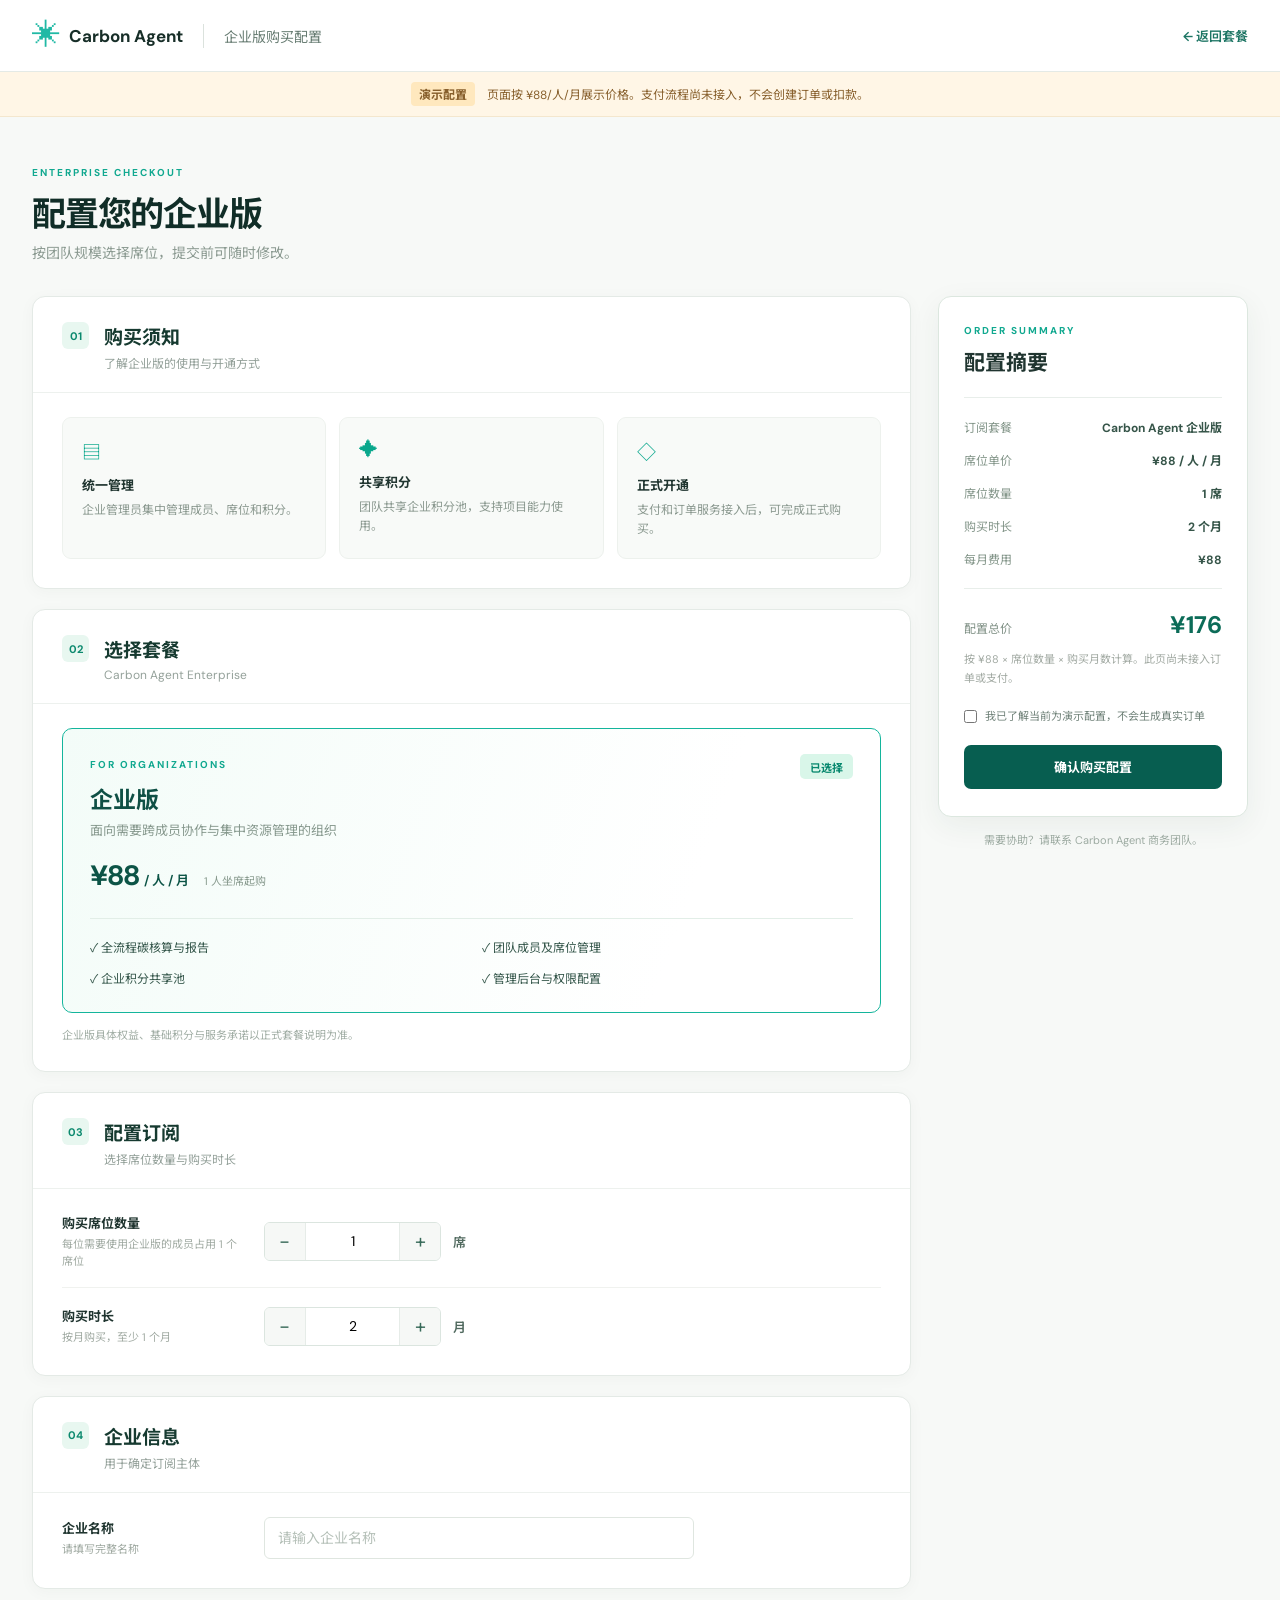
<file: enterprise-purchase.html>
<!doctype html>
<html lang="zh-CN">
<head>
  <meta charset="utf-8">
  <meta name="viewport" content="width=device-width, initial-scale=1">
  <title>Carbon Agent 企业版 · 购买配置</title>
  <link rel="stylesheet" href="enterprise-purchase.css">
  <script src="enterprise-purchase.js" defer></script>
</head>
<body>
  <header class="checkout-header"><a class="checkout-brand" href="agent-store.html?modal=open"><span>✳</span><strong>Carbon Agent</strong></a><div class="header-divider"></div><span class="header-title">企业版购买配置</span><a class="back-link" href="agent-store.html?modal=open">← 返回套餐</a></header>
  <div class="demo-banner"><strong>演示配置</strong><span>页面按 ¥88/人/月展示价格。支付流程尚未接入，不会创建订单或扣款。</span></div>
  <div class="checkout-container">
    <div class="checkout-title"><span class="eyebrow">ENTERPRISE CHECKOUT</span><h1>配置您的企业版</h1><p>按团队规模选择席位，提交前可随时修改。</p></div>
    <div class="checkout-layout">
      <main class="checkout-main">
        <section class="checkout-section"><div class="section-heading"><span class="section-number">01</span><div><h2>购买须知</h2><p>了解企业版的使用与开通方式</p></div></div><div class="section-content"><div class="notice-grid"><div><span class="notice-icon">▤</span><b>统一管理</b><p>企业管理员集中管理成员、席位和积分。</p></div><div><span class="notice-icon">✦</span><b>共享积分</b><p>团队共享企业积分池，支持项目能力使用。</p></div><div><span class="notice-icon">◇</span><b>正式开通</b><p>支付和订单服务接入后，可完成正式购买。</p></div></div></div></section>

        <section class="checkout-section"><div class="section-heading"><span class="section-number">02</span><div><h2>选择套餐</h2><p>Carbon Agent Enterprise</p></div></div><div class="section-content"><div class="selected-plan"><div class="selected-plan-top"><div><span class="eyebrow">FOR ORGANIZATIONS</span><h3>企业版</h3><p>面向需要跨成员协作与集中资源管理的组织</p></div><span class="selected-badge">已选择</span></div><div class="selected-plan-price"><strong>¥88</strong><span>/ 人 / 月</span><small>1 人坐席起购</small></div><div class="selected-features"><span>✓ 全流程碳核算与报告</span><span>✓ 团队成员及席位管理</span><span>✓ 企业积分共享池</span><span>✓ 管理后台与权限配置</span></div></div><p class="fine-print">企业版具体权益、基础积分与服务承诺以正式套餐说明为准。</p></div></section>

        <section class="checkout-section"><div class="section-heading"><span class="section-number">03</span><div><h2>配置订阅</h2><p>选择席位数量与购买时长</p></div></div><div class="section-content form-stack"><div class="form-row"><div class="form-label"><b>购买席位数量</b><small>每位需要使用企业版的成员占用 1 个席位</small></div><div class="stepper-field"><div class="stepper"><button id="seat-minus" type="button" aria-label="减少一个席位">−</button><input id="seat-count" type="number" min="1" max="10000" value="1" aria-label="购买席位数量"><button id="seat-plus" type="button" aria-label="增加一个席位">+</button></div><span class="stepper-unit">席</span></div></div><div class="form-row"><div class="form-label"><b>购买时长</b><small>按月购买，至少 1 个月</small></div><div class="stepper-field"><div class="stepper"><button id="month-minus" type="button" aria-label="减少一个购买月">−</button><input id="month-count" type="number" min="1" max="36" value="2" aria-label="购买时长（月）"><button id="month-plus" type="button" aria-label="增加一个购买月">+</button></div><span class="stepper-unit">月</span></div></div></div></section>

        <section class="checkout-section"><div class="section-heading"><span class="section-number">04</span><div><h2>企业信息</h2><p>用于确定订阅主体</p></div></div><div class="section-content form-stack"><label class="input-row"><span><b>企业名称</b><small>请填写完整名称</small></span><input id="company-name" type="text" autocomplete="organization" placeholder="请输入企业名称" required></label></div></section>

      </main>

      <aside class="summary-column"><div class="summary-card"><div class="summary-label">ORDER SUMMARY</div><h2>配置摘要</h2><div class="summary-divider"></div><div class="summary-row"><span>订阅套餐</span><strong>Carbon Agent 企业版</strong></div><div class="summary-row"><span>席位单价</span><strong>¥88 / 人 / 月</strong></div><div class="summary-row"><span>席位数量</span><strong id="summary-seats">1 席</strong></div><div class="summary-row"><span>购买时长</span><strong id="summary-months">2 个月</strong></div><div class="summary-row"><span>每月费用</span><strong id="summary-monthly">¥88</strong></div><div class="summary-divider"></div><div class="summary-price"><span>配置总价</span><strong id="summary-total">¥176</strong></div><p class="summary-note">按 ¥88 × 席位数量 × 购买月数计算。此页尚未接入订单或支付。</p><label class="summary-agree"><input id="acknowledge" type="checkbox"><span>我已了解当前为演示配置，不会生成真实订单</span></label><button id="confirm-config" class="confirm-button" type="button">确认购买配置</button><p id="form-error" class="form-error" role="alert" hidden></p></div><div class="summary-support">需要协助？请联系 Carbon Agent 商务团队。</div></aside>
    </div>
  </div>
  <div id="confirmation" class="confirmation-overlay" hidden><div class="confirmation-dialog" role="dialog" aria-modal="true" aria-labelledby="confirmation-title"><span class="confirmation-icon">✓</span><h2 id="confirmation-title">支付成功</h2><div class="confirmation-actions"><a id="management-link" class="confirmation-primary" href="index.html">进入管理后台 <span aria-hidden="true">↗</span></a><a id="confirmation-return" class="confirmation-secondary" href="agent-store.html">返回Carbon Agent</a></div></div></div>
</body>
</html>
</file>
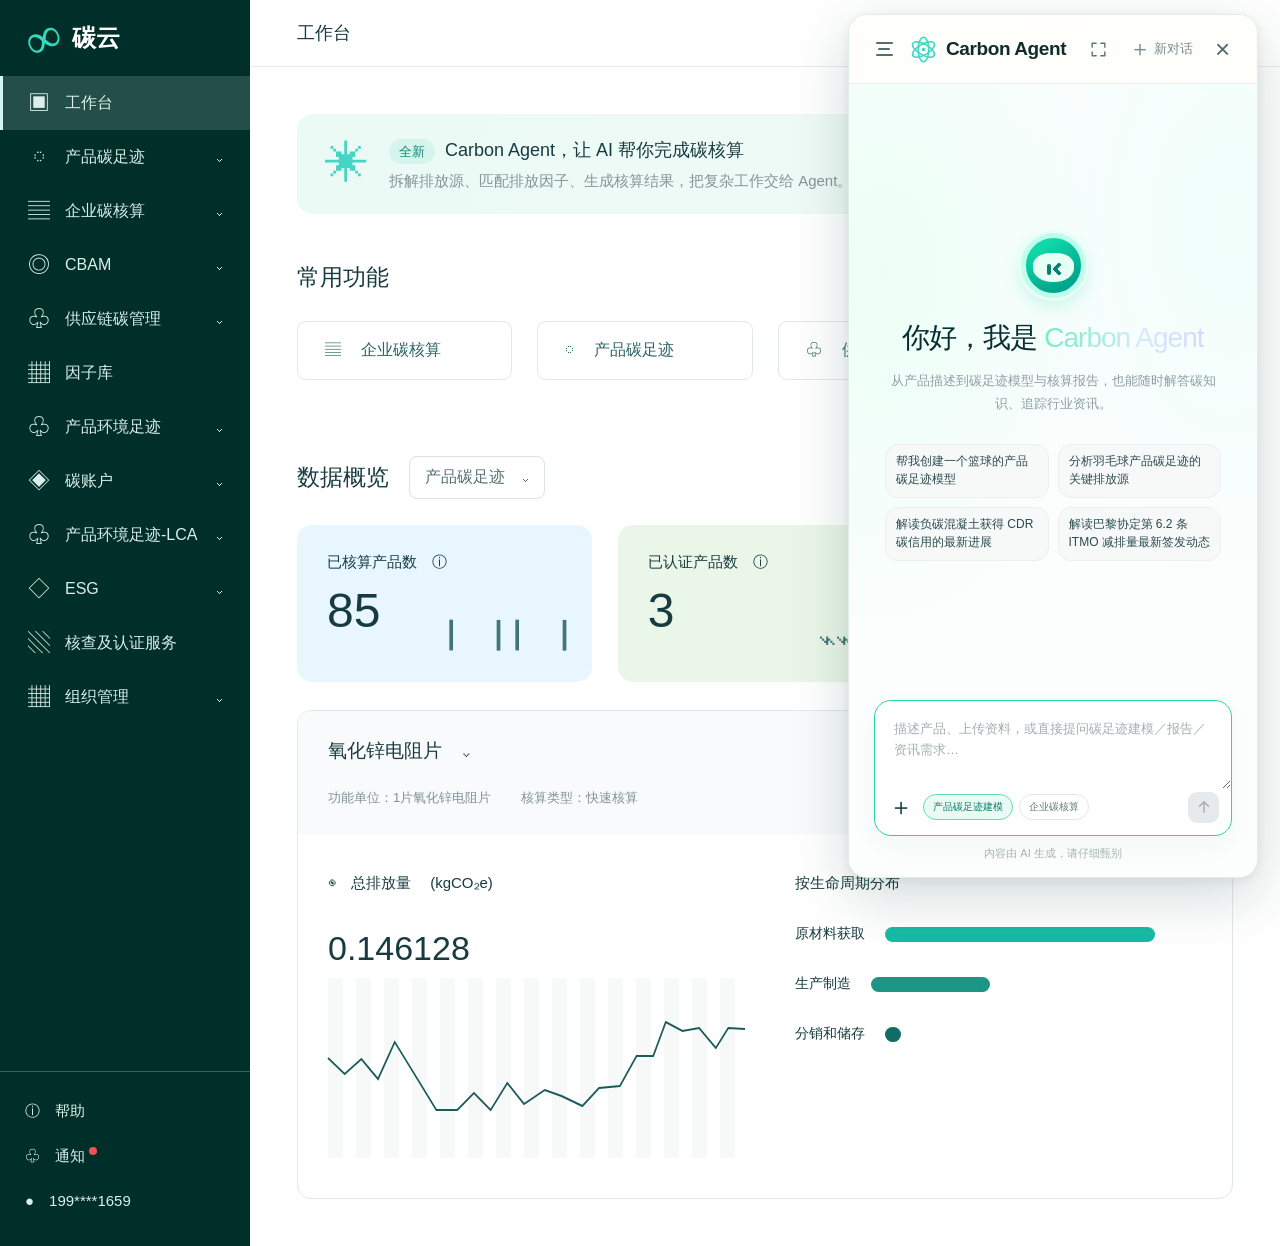
<file: saas-agent.html>
<!doctype html>
<html lang="zh-CN">
<head>
  <meta charset="utf-8">
  <meta name="viewport" content="width=device-width, initial-scale=1">
  <title>碳云工作台 · Carbon Agent 集成原型</title>
  <link rel="stylesheet" href="saas-agent.css">
  <script src="carbon-agent-widget.js" defer></script>
</head>
<body>
  <div class="saas-shell">
    <aside class="saas-sidebar">
      <div class="saas-brand"><span class="saas-brand-mark" aria-hidden="true">∞</span><strong>碳云</strong></div>
      <nav aria-label="碳云导航">
        <a class="active" href="#workbench"><span>▣</span> 工作台</a>
        <a href="#products"><span>◌</span> 产品碳足迹 <b>⌄</b></a>
        <a href="#enterprise"><span>▤</span> 企业碳核算 <b>⌄</b></a>
        <a href="#cbam"><span>◎</span> CBAM <b>⌄</b></a>
        <a href="#supply"><span>♧</span> 供应链碳管理 <b>⌄</b></a>
        <a href="#factors"><span>▦</span> 因子库</a>
        <a href="#environment"><span>♧</span> 产品环境足迹 <b>⌄</b></a>
        <a href="#account"><span>◈</span> 碳账户 <b>⌄</b></a>
        <a href="#lca"><span>♧</span> 产品环境足迹-LCA <b>⌄</b></a>
        <a href="#esg"><span>◇</span> ESG <b>⌄</b></a>
        <a href="#verify"><span>▧</span> 核查及认证服务</a>
        <a href="#organization"><span>▦</span> 组织管理 <b>⌄</b></a>
      </nav>
      <div class="saas-sidebar-bottom"><div>ⓘ　帮助</div><div>♧　通知 <i></i></div><div>●　199****1659</div></div>
    </aside>
    <div class="saas-main">
      <header class="saas-topbar"><span>工作台</span><span class="saas-account">♙　碳阻迹演示账号</span></header>
      <main id="workbench" class="saas-content">
        <section class="saas-banner"><div class="saas-banner-icon">✳</div><div><div><small>全新</small><strong>Carbon Agent，让 AI 帮你完成碳核算</strong></div><p>拆解排放源、匹配排放因子、生成核算结果，把复杂工作交给 Agent。</p></div><button type="button" id="banner-open-agent">立即体验　›</button></section>
        <section class="saas-section"><h2>常用功能</h2><div class="saas-shortcuts"><div>▤　 企业碳核算</div><div>◌　 产品碳足迹</div><div>♧　 供应链碳管理</div><div>▦　 碳排放因子库</div></div></section>
        <section class="saas-section saas-overview"><div class="saas-overview-heading"><h2>数据概览</h2><button type="button">产品碳足迹　⌄</button></div><div class="saas-stat-grid"><article class="saas-stat blue"><span>已核算产品数　ⓘ</span><strong>85</strong><span class="saas-spark bars">▏▕▏▕</span></article><article class="saas-stat green"><span>已认证产品数　ⓘ</span><strong>3</strong><span class="saas-spark">⌁⌁⌃⌁</span></article><article class="saas-stat cream"><span>本月新增模型</span><strong>12</strong><span class="saas-spark">↗</span></article></div></section>
        <section class="saas-report"><div class="saas-report-head"><h3>氧化锌电阻片　⌄</h3><p>功能单位：1片氧化锌电阻片　　 核算类型：快速核算</p></div><div class="saas-report-body"><div><small>◉　总排放量　 (kgCO₂e)</small><strong>0.146128</strong><div class="saas-chart-line"><svg viewBox="0 0 500 180" preserveAspectRatio="none" aria-hidden="true"><path d="M0 80 L20 96 L40 81 L60 101 L80 64 L105 98 L130 132 L155 132 L175 115 L195 132 L215 105 L235 126 L260 112 L280 118 L305 128 L325 110 L350 108 L370 78 L390 78 L405 44 L425 53 L445 50 L465 70 L480 50 L500 51"/></svg></div></div><div class="saas-bars"><small>按生命周期分布</small><p>原材料获取 <i style="width:68%"></i></p><p>生产制造 <i style="width:30%"></i></p><p>分销和储存 <i style="width:4%"></i></p></div></div></section>
      </main>
    </div>
  </div>
  <div data-carbon-agent-widget data-open="true" data-points="3375"></div>
  <script>document.getElementById('banner-open-agent').addEventListener('click', function () { document.querySelector('[data-carbon-agent-widget]').dispatchEvent(new CustomEvent('carbon-agent:open')); });</script>
</body>
</html>
</file>
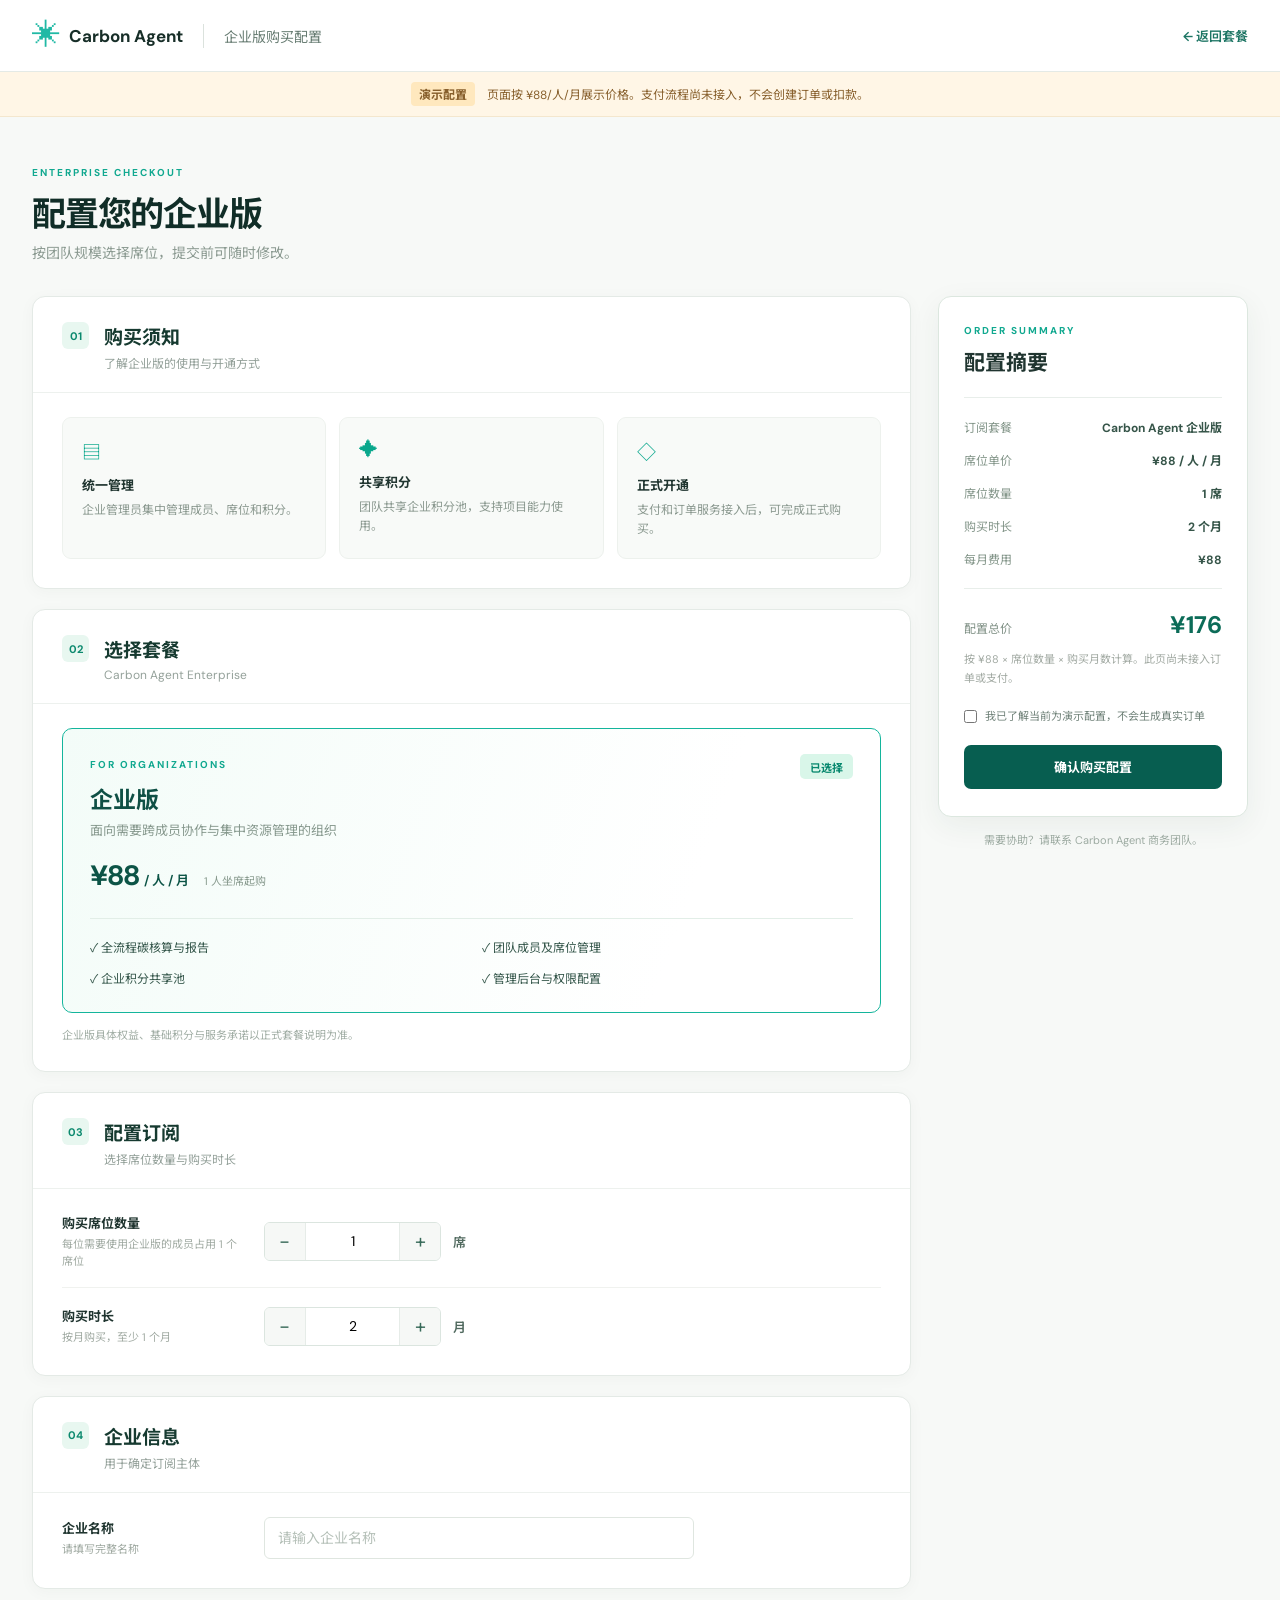
<file: public-preview/enterprise-purchase.html>
<!doctype html>
<html lang="zh-CN">
<head>
  <meta charset="utf-8">
  <meta name="viewport" content="width=device-width, initial-scale=1">
  <title>Carbon Agent 企业版 · 购买配置</title>
  <link rel="stylesheet" href="enterprise-purchase.css">
  <script src="enterprise-purchase.js" defer></script>
</head>
<body>
  <header class="checkout-header"><a class="checkout-brand" href="agent-store.html?modal=open"><span>✳</span><strong>Carbon Agent</strong></a><div class="header-divider"></div><span class="header-title">企业版购买配置</span><a class="back-link" href="agent-store.html?modal=open">← 返回套餐</a></header>
  <div class="demo-banner"><strong>演示配置</strong><span>页面按 ¥88/人/月展示价格。支付流程尚未接入，不会创建订单或扣款。</span></div>
  <div class="checkout-container">
    <div class="checkout-title"><span class="eyebrow">ENTERPRISE CHECKOUT</span><h1>配置您的企业版</h1><p>按团队规模选择席位，提交前可随时修改。</p></div>
    <div class="checkout-layout">
      <main class="checkout-main">
        <section class="checkout-section"><div class="section-heading"><span class="section-number">01</span><div><h2>购买须知</h2><p>了解企业版的使用与开通方式</p></div></div><div class="section-content"><div class="notice-grid"><div><span class="notice-icon">▤</span><b>统一管理</b><p>企业管理员集中管理成员、席位和积分。</p></div><div><span class="notice-icon">✦</span><b>共享积分</b><p>团队共享企业积分池，支持项目能力使用。</p></div><div><span class="notice-icon">◇</span><b>正式开通</b><p>支付和订单服务接入后，可完成正式购买。</p></div></div></div></section>

        <section class="checkout-section"><div class="section-heading"><span class="section-number">02</span><div><h2>选择套餐</h2><p>Carbon Agent Enterprise</p></div></div><div class="section-content"><div class="selected-plan"><div class="selected-plan-top"><div><span class="eyebrow">FOR ORGANIZATIONS</span><h3>企业版</h3><p>面向需要跨成员协作与集中资源管理的组织</p></div><span class="selected-badge">已选择</span></div><div class="selected-plan-price"><strong>¥88</strong><span>/ 人 / 月</span><small>1 人坐席起购</small></div><div class="selected-features"><span>✓ 全流程碳核算与报告</span><span>✓ 团队成员及席位管理</span><span>✓ 企业积分共享池</span><span>✓ 管理后台与权限配置</span></div></div><p class="fine-print">企业版具体权益、基础积分与服务承诺以正式套餐说明为准。</p></div></section>

        <section class="checkout-section"><div class="section-heading"><span class="section-number">03</span><div><h2>配置订阅</h2><p>选择席位数量与购买时长</p></div></div><div class="section-content form-stack"><div class="form-row"><div class="form-label"><b>购买席位数量</b><small>每位需要使用企业版的成员占用 1 个席位</small></div><div class="stepper-field"><div class="stepper"><button id="seat-minus" type="button" aria-label="减少一个席位">−</button><input id="seat-count" type="number" min="1" max="10000" value="1" aria-label="购买席位数量"><button id="seat-plus" type="button" aria-label="增加一个席位">+</button></div><span class="stepper-unit">席</span></div></div><div class="form-row"><div class="form-label"><b>购买时长</b><small>按月购买，至少 1 个月</small></div><div class="stepper-field"><div class="stepper"><button id="month-minus" type="button" aria-label="减少一个购买月">−</button><input id="month-count" type="number" min="1" max="36" value="2" aria-label="购买时长（月）"><button id="month-plus" type="button" aria-label="增加一个购买月">+</button></div><span class="stepper-unit">月</span></div></div></div></section>

        <section class="checkout-section"><div class="section-heading"><span class="section-number">04</span><div><h2>企业信息</h2><p>用于确定订阅主体</p></div></div><div class="section-content form-stack"><label class="input-row"><span><b>企业名称</b><small>请填写完整名称</small></span><input id="company-name" type="text" autocomplete="organization" placeholder="请输入企业名称" required></label></div></section>

      </main>

      <aside class="summary-column"><div class="summary-card"><div class="summary-label">ORDER SUMMARY</div><h2>配置摘要</h2><div class="summary-divider"></div><div class="summary-row"><span>订阅套餐</span><strong>Carbon Agent 企业版</strong></div><div class="summary-row"><span>席位单价</span><strong>¥88 / 人 / 月</strong></div><div class="summary-row"><span>席位数量</span><strong id="summary-seats">1 席</strong></div><div class="summary-row"><span>购买时长</span><strong id="summary-months">2 个月</strong></div><div class="summary-row"><span>每月费用</span><strong id="summary-monthly">¥88</strong></div><div class="summary-divider"></div><div class="summary-price"><span>配置总价</span><strong id="summary-total">¥176</strong></div><p class="summary-note">按 ¥88 × 席位数量 × 购买月数计算。此页尚未接入订单或支付。</p><label class="summary-agree"><input id="acknowledge" type="checkbox"><span>我已了解当前为演示配置，不会生成真实订单</span></label><button id="confirm-config" class="confirm-button" type="button">确认购买配置</button><p id="form-error" class="form-error" role="alert" hidden></p></div><div class="summary-support">需要协助？请联系 Carbon Agent 商务团队。</div></aside>
    </div>
  </div>
  <div id="confirmation" class="confirmation-overlay" hidden><div class="confirmation-dialog" role="dialog" aria-modal="true" aria-labelledby="confirmation-title"><span class="confirmation-icon">✓</span><h2 id="confirmation-title">支付成功</h2><div class="confirmation-actions"><a id="management-link" class="confirmation-primary" href="admin.html">进入管理后台 <span aria-hidden="true">↗</span></a><a id="confirmation-return" class="confirmation-secondary" href="agent-store.html">返回Carbon Agent</a></div></div></div>
</body>
</html>
</file>
<file: management.css>
[hidden]{display:none!important}
.mg-context{display:flex;align-items:center;gap:12px;flex-wrap:wrap;background:#f0f5ed;border:1px solid #e0eadd;border-radius:8px;padding:10px 14px;margin:-3px 0 16px;color:#748a7d;font-size:11px}.mg-context b{color:#375a48;font-size:12px}.mg-context-mark{background:#dcebd7;color:#357354;border-radius:4px;padding:3px 7px;font-weight:700}.mg-green{color:#258260;font-style:normal;font-weight:700}.mg-metric{padding:18px 19px;min-height:131px}.mg-metric-label{color:#809087;font-size:11px}.mg-metric strong{display:block;font-size:27px;letter-spacing:-.8px;line-height:1.2;margin-top:11px}.mg-metric small{display:block;color:#91a198;font-size:10px;margin-top:6px}.mg-metric .track{margin-top:11px;height:5px}.mg-callout{display:flex;align-items:flex-start;gap:10px;background:#eef7ee;border:1px solid #d7e9d9;border-radius:8px;padding:11px 14px;color:#416c55;font-size:11px;margin:16px 0}.mg-callout.warning{background:#fff8ec;border-color:#f4e6ca;color:#946c37}.mg-callout-icon{display:grid;place-items:center;width:17px;height:17px;flex:none;border-radius:50%;background:#cce9d1;color:#356d4b;font-weight:700;font-size:10px}.mg-callout.warning .mg-callout-icon{background:#f5dcae;color:#8c632f}.mg-callout strong{font-size:11px}.mg-callout p{margin:2px 0 0;line-height:1.55}.mg-panel{margin-top:19px;overflow:hidden}.mg-tabs{display:flex;gap:29px;padding:0 20px;border-bottom:1px solid var(--line);overflow-x:auto}.mg-tabs button{background:none;border:0;border-bottom:2px solid transparent;padding:16px 2px 13px;color:#829389;white-space:nowrap;font-size:12px}.mg-tabs button.active{color:#176b50;border-bottom-color:#2d8b65;font-weight:700}.mg-toolbar{display:flex;justify-content:space-between;align-items:center;gap:10px;padding:17px 19px;min-height:68px}.mg-filters{display:flex;align-items:center;gap:8px;flex-wrap:wrap}.mg-search{border:1px solid var(--line);height:35px;display:flex;align-items:center;gap:5px;padding:0 9px;border-radius:7px;background:#fafcf9;color:#809087}.mg-search input{border:0;background:transparent;outline:none;width:152px;font-size:11px;color:var(--ink)}.mg-filters select{height:35px;border:1px solid var(--line);border-radius:7px;background:#fff;color:#4e6659;padding:0 9px;font-size:11px}.mg-text-btn{background:none;border:0;color:#7f9286;font-size:11px}.mg-toolbar-copy{font-size:11px;color:#819389}.mg-table-wrap{overflow:auto}.mg-table{min-width:700px}.mg-table th{font-size:11px;background:#f9fbf9;padding:11px 14px}.mg-table td{padding:12px 14px}.mg-table input[type=checkbox],.mg-confirm input[type=checkbox]{accent-color:#207c5c;cursor:pointer}.mg-table th:first-child,.mg-table td:first-child{width:40px;padding-left:19px}.mg-table tr:hover td{background:#fafdFA}.mg-table .avatar{width:27px;height:27px;font-size:10px}.mg-table .person b{font-weight:600}.mg-empty{text-align:center;padding:36px!important;color:#98a69d}.mg-pagination{border-top:1px solid #edf1ec;padding:12px 19px;display:flex;align-items:center;justify-content:space-between;color:#8da096;font-size:11px}.mg-pagination>div{display:flex;gap:7px}.mg-pagination .btn{padding:5px 9px;font-size:10px}.btn:disabled{opacity:.45;cursor:not-allowed}.mg-footnote{border-top:1px solid #edf1ec;padding:11px 19px;color:#92a197;font-size:10px}.mg-danger-link{color:#b85e52}.btn.mg-danger{background:#b85e52;border-color:#b85e52;color:#fff}.mg-error{background:#fff0ed;color:#a74437;border:1px solid #f3c9c0;border-radius:6px;padding:9px 11px;margin:13px 0;font-size:11px}.mg-error[hidden]{display:none}.mg-confirm{display:flex;align-items:center;gap:7px;margin:16px 0;color:#66786c;font-size:11px}.mg-selected-list{background:#f7faf7;padding:12px;border-radius:6px;color:#5b7163;font-size:11px;line-height:1.7;max-height:90px;overflow:auto}.modal .mg-callout{margin:14px 0}.modal .field{margin:14px 0}.modal .field input,.modal .field select{height:38px}.mg-usage-top{grid-template-columns:minmax(0,1.6fr) minmax(280px,1fr);margin:17px 0}.mg-chart-card{min-height:240px}.mg-chart-total{font-size:15px;color:#397e5e;font-weight:700}.mg-bars{height:142px;display:flex;gap:18px;align-items:flex-end;padding:13px 27px 18px}.mg-bar-col{flex:1;min-width:0;text-align:center;height:100%;display:flex;flex-direction:column;justify-content:flex-end;gap:8px}.mg-bar-track{height:106px;display:flex;align-items:flex-end;background:linear-gradient(to top,#f0f4ef 1px,transparent 1px) 0 0/100% 25%;border-bottom:1px solid #e0e9de}.mg-bar-track span{display:block;width:100%;max-width:44px;margin:0 auto;background:linear-gradient(180deg,#79b99a,#2d8c65);border-radius:4px 4px 0 0}.mg-bar-col small{font-size:9px;color:#9ba99f}.mg-alert-list{padding:16px 23px}.mg-alert-list>div{display:grid;grid-template-columns:9px 1fr;column-gap:10px;align-items:start;padding:9px 0;border-bottom:1px solid #eef2ed}.mg-alert-list>div:last-child{border:0}.mg-alert-list b{font-size:11px;font-weight:600}.mg-alert-list small{grid-column:2;color:#95a39b;font-size:10px;margin-top:2px}.mg-alert-dot{width:7px;height:7px;background:#87bd9b;border-radius:50%;margin-top:5px}.mg-alert-dot.gold{background:#dfb36b}.mg-alert-dot.green{background:#34a073}.mg-progress-cell{display:flex;align-items:center;gap:8px;min-width:105px}.mg-progress-cell .track{width:72px;flex:none;height:6px}.mg-progress-cell span{font-size:10px;color:#768a7d}.mg-mono{font-family:ui-monospace,SFMono-Regular,Menlo,monospace;color:#7a9182;font-size:10px}@media(max-width:950px){.mg-usage-top{grid-template-columns:1fr}.mg-toolbar{align-items:flex-start;flex-direction:column}.mg-context{gap:7px}.mg-bars{gap:10px}}@media(max-width:700px){.mg-context{font-size:10px}.mg-metric{min-height:112px}.mg-metric strong{font-size:23px}.mg-tabs{gap:18px}.mg-search input{width:120px}.mg-table{min-width:780px}}
</file>
<file: platform.css>
/* Six-module enterprise console */
:root{--pl-shadow:0 12px 32px rgba(21,58,40,.05)}body{background:#f5f7f4}.topbar{position:sticky;top:0;z-index:5}.content{max-width:1480px}.sidebar{background:#102e27}.sidebar .nav-label{padding-top:14px}.sidebar .nav{margin-bottom:4px}.pl-nav-dot{width:6px;height:6px;border-radius:50%;background:#e8ae66;margin-left:auto}.pl-overline{font-size:10px;font-weight:700;letter-spacing:2px;color:#3f9c75}.pl-overview-banner{min-height:183px;margin-bottom:16px;padding:26px 31px;border-radius:13px;background:radial-gradient(circle at 75% 25%,#2e6854 0,transparent 30%),linear-gradient(110deg,#163f32,#235b47 70%,#2c7854);color:#fff;position:relative;overflow:hidden;display:flex;justify-content:space-between;align-items:center}.pl-overview-banner:after{content:'';position:absolute;width:360px;height:360px;border:1px solid #ffffff26;right:-70px;top:-170px;border-radius:50%;box-shadow:0 0 0 70px #ffffff08,0 0 0 140px #ffffff06}.pl-overview-banner .pl-overline{color:#b9eb9b}.pl-overview-banner h2{font-size:23px;line-height:1.35;letter-spacing:-.7px;margin:10px 0}.pl-overview-banner p{color:#b5d5c5;margin:0;font-size:11px}.pl-banner-mark{font-size:105px;font-weight:700;line-height:1;color:#ffffff12;position:relative;z-index:1;margin-right:80px;letter-spacing:-14px}.pl-banner-mark span{font-size:24px;color:#c5ed86;position:absolute;left:74px;bottom:7px;letter-spacing:0}.pl-guide{padding:19px 22px;margin:16px 0;display:grid;grid-template-columns:minmax(270px,1fr) 190px minmax(350px,1.3fr);gap:24px;align-items:center;border-color:#dce9db;background:#fbfdfb}.pl-guide-title{display:flex;justify-content:space-between;align-items:flex-start}.pl-guide-title h2{font-size:14px;margin:5px 0 3px}.pl-guide-title p{font-size:10px;color:#8b9a8e;margin:0}.pl-icon-button{border:0;background:transparent;font-size:17px;color:#93a297}.pl-guide-progress{display:flex;align-items:center;gap:10px}.pl-guide-progress .track{flex:1;height:6px}.pl-guide-progress span{font-size:10px;color:#7b9181;white-space:nowrap}.pl-guide-steps{display:flex;gap:6px}.pl-guide-steps button{flex:1;border:1px solid #dfebdf;background:#fff;border-radius:7px;padding:10px 7px;display:flex;align-items:center;gap:6px;font-size:10px;color:#52715b;text-align:left;white-space:nowrap}.pl-guide-steps button:hover{border-color:#91c399}.pl-guide-steps button span{display:grid;place-items:center;background:#e9f2e8;width:18px;height:18px;border-radius:50%;font-weight:700;color:#3d7754;flex:none}.pl-guide-steps button span.done{background:#2b8c66;color:#fff}.pl-guide-steps button b{margin-left:auto;font-weight:400}.pl-kpi-grid{margin:17px 0}.pl-kpi{min-height:127px;padding:18px 20px;position:relative;box-shadow:var(--pl-shadow)}.pl-kpi>span{display:block;color:#819187;font-size:11px}.pl-kpi strong{display:block;font-size:27px;margin:12px 0 3px;line-height:1.15;letter-spacing:-.7px}.pl-kpi small{display:block;color:#9caa9e;font-size:10px}.pl-kpi-icon{position:absolute;right:17px;top:15px;width:31px;height:31px;border-radius:8px;background:#e9f4e9;color:#358161;display:grid;place-items:center;font-size:16px}.pl-overview-grid{grid-template-columns:minmax(0,1.5fr) minmax(300px,1fr);margin-top:16px}.pl-content-card{padding:18px 21px;min-height:237px;box-shadow:var(--pl-shadow)}.pl-section-head{display:flex;justify-content:space-between;align-items:flex-start;gap:10px;margin-bottom:14px}.pl-section-head h2{margin:0;font-size:14px}.pl-section-head p{color:#97a69a;font-size:10px;margin:3px 0 0}.pl-trend{display:flex;gap:17px;align-items:flex-end;height:160px}.pl-trend-bars{flex:1;height:100%;display:flex;gap:16px;align-items:flex-end;padding:5px 6px}.pl-trend-bars>div{flex:1;height:100%;display:flex;flex-direction:column;align-items:center;justify-content:flex-end;gap:6px}.pl-trend-bars span{display:block;width:min(32px,100%);border-radius:4px 4px 0 0;background:linear-gradient(180deg,#93c79e,#448e68)}.pl-trend-bars small{font-size:9px;color:#9dac9e}.pl-trend-note{width:105px;border-left:1px solid #e9eee8;padding-left:18px;align-self:stretch;display:flex;flex-direction:column;justify-content:center}.pl-trend-note b{font-size:25px}.pl-trend-note span{color:#7d8f81;font-size:10px}.pl-trend-note small{color:#3a9a6d;font-size:10px;margin-top:10px}.pl-attention button{display:flex;align-items:center;width:100%;padding:11px 0;border:0;border-bottom:1px solid #edf2ec;text-align:left;background:transparent;gap:10px}.pl-attention button:last-child{border:0}.pl-attention i{display:grid;place-items:center;background:#e5f4e9;color:#40865e;border-radius:7px;width:29px;height:29px;font-style:normal;flex:none}.pl-attention i.amber{background:#fbefdb;color:#b88238}.pl-attention b,.pl-task-mini b{display:block;font-size:11px;font-weight:600}.pl-attention small,.pl-task-mini small{display:block;font-size:10px;color:#98a79a;margin-top:2px}.pl-attention em{margin-left:auto;font-style:normal;color:#8eab95}.pl-task-mini button{width:100%;background:none;border:0;border-top:1px solid #eef2ed;display:flex;gap:10px;align-items:center;text-align:left;padding:10px 0}.pl-task-mini button:first-child{border:0}.pl-task-mini button>span:nth-child(2){flex:1}.pl-task-initial{background:#ecf5ee;color:#3e8a61;border-radius:8px;width:30px;height:30px;display:grid;place-items:center;flex:none}.pl-resource-row{display:flex;justify-content:space-between;font-size:11px;margin:25px 0 9px}.pl-resource-row:first-of-type{margin-top:28px}.pl-resource-row span{color:#7c8f80}.pl-resource-row b{font-weight:600}.pl-resource-footer{display:flex;justify-content:space-between;border-top:1px solid #eef2ed;margin-top:31px;padding-top:14px;font-size:10px;color:#9ca89c}.pl-main-panel{margin-top:19px;overflow:hidden;box-shadow:var(--pl-shadow)}.pl-module-switch{display:flex;align-items:center;gap:4px;margin:-5px 0 23px;padding:4px;background:#eaf0e9;border-radius:9px;width:max-content;max-width:100%}.pl-module-switch button{border:0;background:transparent;color:#75877b;padding:8px 15px;border-radius:7px;font-size:11px}.pl-module-switch button.active{background:#fff;color:#207453;box-shadow:0 2px 7px #264a2f13;font-weight:700}.pl-module-switch span{font-size:10px;color:#91a092;padding:0 14px}.pl-toolbar{padding:16px 19px;display:flex;justify-content:space-between;align-items:center;gap:10px;min-height:69px}.pl-filters,.pl-toolbar-actions{display:flex;align-items:center;gap:8px;flex-wrap:wrap}.pl-filters select{height:34px;border:1px solid #dfe8dd;border-radius:7px;background:#fff;color:#526a56;padding:0 8px;font-size:11px}.pl-search{display:flex;align-items:center;gap:5px;border:1px solid #dfe8dd;border-radius:7px;background:#fafcf9;height:34px;padding:0 9px;color:#8da194}.pl-search input{background:none;border:0;outline:none;width:190px;font-size:11px;color:#203e2c}.pl-reset{border:0;background:none;color:#849588;font-size:11px}.pl-toolbar-note{font-size:11px;color:#8c9b8e}.pl-table{min-width:970px}.pl-table th{font-size:10px}.pl-table td{font-size:11px}.pl-table td:first-child:not(:has(input)){padding-left:19px}.pl-table .pl-cell-sub{display:block;color:#9bab9d;font-size:10px;margin-top:2px;font-weight:400}.pl-badge{display:inline-flex;align-items:center;gap:5px;font-size:10px;padding:3px 7px;border-radius:5px;background:#e8f5e9;color:#2e7953;white-space:nowrap}.pl-badge i{width:5px;height:5px;border-radius:50%;background:currentColor}.pl-badge.amber{background:#fff3e2;color:#ae7a38}.pl-badge.bad{background:#f9e9e5;color:#bd6658}.pl-field-title{font-size:11px;font-weight:700;color:#52715c;margin:15px 0 8px}.pl-check-grid{display:grid;grid-template-columns:1fr 1fr;gap:8px}.pl-check-grid label{font-size:11px;color:#536a58;padding:8px;border:1px solid #e4ece1;border-radius:5px}.pl-check-grid input{accent-color:#278059}.pl-member-picker{height:190px;overflow:auto;border:1px solid #e4ece1;border-radius:6px;padding:5px;display:grid;grid-template-columns:1fr 1fr;gap:2px}.pl-member-picker label{font-size:10px;padding:5px;color:#405e49}.pl-member-picker label:hover{background:#f5faf5}.pl-member-picker small{color:#9ca99c}.pl-settings-grid{display:grid;grid-template-columns:minmax(0,1.5fr) minmax(260px,.7fr);gap:28px;padding:23px}.pl-settings-main{min-width:0}.pl-settings-main .pl-section-head{padding-bottom:16px;border-bottom:1px solid #e9eee7}.pl-settings-aside{background:#f4f8f2;border:1px solid #e4eee0;padding:23px;border-radius:9px;align-self:start}.pl-settings-aside h3{font-size:13px;margin:14px 0 6px}.pl-settings-aside p{font-size:11px;line-height:1.7;color:#829584}.pl-aside-icon{font-size:19px;color:#308060;background:#e2f0e3;width:36px;height:36px;border-radius:9px;display:grid;place-items:center}.pl-logo-preview{display:flex;align-items:center;gap:12px;margin:18px 0}.pl-logo-preview .logo{width:43px;height:43px;font-size:22px}.pl-logo-preview b{display:block;font-size:13px}.pl-logo-preview small{display:block;font-size:9px;letter-spacing:1px;color:#9aaa9a}.pl-info-row{display:grid;grid-template-columns:140px 1fr;gap:14px;border-top:1px solid #edf1eb;padding:13px 0;font-size:11px}.pl-info-row span{color:#93a296}.pl-info-row b{font-weight:600}.pl-domain-card{padding:21px;background:#f3f9f1;border:1px solid #dcebd7;border-radius:9px;margin:17px 0}.pl-domain-card span,.pl-domain-card small{display:block;color:#819382;font-size:10px}.pl-domain-card>div{display:flex;align-items:center;gap:10px;justify-content:space-between;margin:7px 0}.pl-domain-card strong{font-size:19px;color:#285b40}.pl-domain-card .btn{font-size:10px}.pl-domain-suffix{color:#8da090;font-size:11px;margin-top:-8px}.pl-policy-row{display:flex;align-items:center;justify-content:space-between;gap:15px;padding:13px 0;border-top:1px solid #edf1eb}.pl-policy-row b{display:block;font-size:11px}.pl-policy-row small{display:block;color:#97a497;font-size:10px;margin-top:2px}.pl-policy-row>span{color:#31765a;font-size:11px;white-space:nowrap}.pl-security-check{margin:13px 0}.pl-integrate{background:#fff;border:1px solid #e4ede2;padding:13px;border-radius:7px;margin:15px 0}.pl-integrate b,.pl-integrate small{display:block;margin-top:5px}.pl-integrate b{font-size:11px}.pl-integrate small{color:#9aa89a;font-size:10px}.pl-detail-list{border:1px solid #e7ede5;border-radius:7px;overflow:hidden;margin:12px 0}.pl-detail-list>div{display:flex;justify-content:space-between;gap:15px;padding:10px 12px;border-top:1px solid #e7ede5;font-size:11px}.pl-detail-list>div:first-child{border:0}.pl-detail-list span{color:#94a296}.pl-detail-list b{font-weight:600;text-align:right;overflow-wrap:anywhere}.pl-live-note{display:flex;align-items:center;gap:8px;color:#66826d;background:#eef7ee;border:1px solid #dcebd9;border-radius:6px;padding:9px 12px;margin-bottom:16px;font-size:10px}.pl-live-note>span:last-child{margin-left:auto;color:#94a699}.pl-pulse{width:7px;height:7px;border-radius:50%;background:#4fa873;box-shadow:0 0 0 4px #4fa87327}.pl-monitor-top{grid-template-columns:minmax(0,1.5fr) minmax(310px,.85fr);margin:16px 0}.pl-monitor-bars{height:151px;display:flex;align-items:end;gap:20px;padding:13px 10px 0}.pl-monitor-bars>div{flex:1;display:flex;flex-direction:column;align-items:center;justify-content:flex-end;height:100%;gap:5px}.pl-monitor-bars b{font-size:9px;color:#839584;font-weight:500}.pl-monitor-bars span{width:min(38px,100%);background:linear-gradient(180deg,#8cc59c,#448c69);border-radius:4px 4px 0 0}.pl-monitor-bars small{font-size:9px;color:#9aaa9b}.pl-signal-list{padding-top:5px}.pl-signal-list>div{display:grid;grid-template-columns:9px 1fr;gap:3px 8px;border-bottom:1px solid #eff2ed;padding:9px 0}.pl-signal-list>div:last-child{border:0}.pl-signal-list b{font-size:11px}.pl-signal-list span{grid-column:2;font-size:10px;color:#98a698}.pl-signal{display:block;width:6px;height:6px;border-radius:50%;margin-top:5px}.pl-signal.bad{background:#ce7764}.pl-signal.amber{background:#e2ae65}.pl-signal.good{background:#55ab78}.pl-alert-cards{padding:18px;display:grid;gap:10px}.pl-alert-card{display:flex;align-items:center;gap:13px;border:1px solid #f0ddd8;background:#fffaf9;border-radius:7px;padding:14px}.pl-alert-card.amber{background:#fffcf5;border-color:#f1e5c9}.pl-alert-icon{width:30px;height:30px;border-radius:8px;background:#f8e7e2;color:#b96758;display:grid;place-items:center;font-weight:700}.pl-alert-card.amber .pl-alert-icon{background:#faefd6;color:#aa813a}.pl-alert-card>div:nth-child(2){flex:1}.pl-alert-card span{font-size:9px;color:#b37a6c}.pl-alert-card h3{font-size:11px;margin:3px 0}.pl-alert-card p{font-size:10px;color:#9ca69a;margin:0}.pl-health-grid{display:grid;grid-template-columns:repeat(3,1fr);gap:12px;padding:18px}.pl-health-card{border:1px solid #e6ede4;border-radius:8px;padding:15px}.pl-health-card>div{display:flex;align-items:center;gap:7px}.pl-health-card b{font-size:11px;flex:1}.pl-health-card p,.pl-health-card small{font-size:10px;color:#95a397}.pl-health-dot{width:7px;height:7px;background:#53a977;border-radius:50%}.pl-health-dot.amber{background:#e5b168}.pl-task-detail-head{display:flex;align-items:center;justify-content:space-between}.pl-task-detail-head span{display:block;color:#96a397;font-size:10px}.pl-task-detail-head b{font-size:13px}.pl-timeline{border-left:1px solid #dfe9df;margin:12px 0 18px 9px}.pl-timeline>div{display:flex;align-items:center;gap:9px;margin:10px 0 10px -9px}.pl-timeline i{width:18px;height:18px;display:grid;place-items:center;background:#edf2ec;border-radius:50%;font-size:9px;color:#8b9b8b;font-style:normal;flex:none}.pl-timeline i.good{background:#e1f2e6;color:#237f52}.pl-timeline i.bad{background:#f8e4df;color:#bb6454}.pl-timeline i.amber{background:#fff0d7;color:#a77735}.pl-timeline span{font-size:11px;flex:1}.pl-timeline .pl-badge{font-size:9px}button:focus-visible,input:focus-visible,select:focus-visible{outline:2px solid #68a987;outline-offset:2px}@media(max-width:1150px){.pl-guide{grid-template-columns:1fr 1fr}.pl-guide-steps{grid-column:1/-1}.pl-overview-grid,.pl-monitor-top{grid-template-columns:1fr}.pl-settings-grid{grid-template-columns:1fr}.pl-settings-aside{display:none}}@media(max-width:750px){.pl-guide{grid-template-columns:1fr}.pl-guide-steps{grid-column:auto;flex-wrap:wrap}.pl-overview-banner{padding:22px}.pl-banner-mark{display:none}.pl-module-switch span{display:none}.pl-toolbar{align-items:flex-start;flex-direction:column}.pl-overview-grid{grid-template-columns:1fr}.pl-health-grid{grid-template-columns:1fr 1fr}.pl-settings-grid{padding:16px}.pl-live-note>span:last-child{display:none}}@media(max-width:480px){.pl-guide-steps button{min-width:130px}.pl-overview-banner h2{font-size:20px}.pl-health-grid{grid-template-columns:1fr}.pl-check-grid,.pl-member-picker{grid-template-columns:1fr}.pl-info-row{grid-template-columns:100px 1fr}.pl-domain-card strong{font-size:14px}}
.pl-mobile-menu,.pl-mobile-scrim{display:none}@media(max-width:700px){.pl-mobile-menu{display:grid;place-items:center;border:0;background:#eaf2e9;color:#235e45;width:32px;height:32px;border-radius:7px;margin-right:10px;font-size:15px}.pl-mobile-nav-open .sidebar{display:flex;position:fixed;left:0;top:0;bottom:0;height:100vh;z-index:30;width:232px;box-shadow:20px 0 50px #112a2140}.pl-mobile-nav-open .pl-mobile-scrim{display:block;position:fixed;inset:0;background:#10282088;z-index:29}.topbar .crumb{overflow:hidden;text-overflow:ellipsis;white-space:nowrap}}
#nav{flex:1;min-height:0;overflow-y:auto;overflow-x:hidden;scrollbar-width:thin;scrollbar-color:#537567 transparent;padding-right:2px}.sidebar-bottom{margin-top:0;flex:none}.pl-nav-heading{display:flex;align-items:center;justify-content:space-between;padding:13px 14px 10px;color:#ccedce;font-size:12px;font-weight:700;letter-spacing:.5px}.pl-nav-heading span{font-size:17px;font-weight:400}.pl-nav-overview{font-size:12px;font-weight:600}.pl-nav-group{margin-top:6px}.pl-nav-parent{width:100%;display:flex;align-items:center;justify-content:space-between;background:transparent;border:0;color:#d2e1d7;font-size:12px;text-align:left;padding:11px 14px;border-radius:8px}.pl-nav-parent:hover,.pl-nav-parent.current{color:#fff;background:#ffffff0b}.pl-nav-chevron{font-size:16px;line-height:1;transition:transform .16s ease}.pl-nav-chevron.open{transform:rotate(180deg)}.pl-nav-children{padding:2px 0 5px}.pl-nav-children[hidden]{display:none}.pl-nav-child{padding:9px 12px 9px 35px;font-size:11px;margin:1px 0;min-height:35px}.pl-nav-child.active{background:#e3f2d91c;color:#d9f8d0}.pl-sync-stats{margin-bottom:18px}.pl-sync-block{padding:20px 22px;border-top:1px solid #edf2eb}.pl-sync-block:first-child{border:0}.pl-sync-sources{display:grid;gap:9px}.pl-sync-source{display:flex;align-items:center;gap:12px;padding:13px;border:1px solid #e8eee6;border-radius:8px}.pl-sync-source-symbol{width:34px;height:34px;display:grid;place-items:center;border-radius:8px;background:#e6f2e8;color:#327d5e;font-weight:700}.pl-sync-source-main{flex:1;min-width:0}.pl-sync-source-main b,.pl-sync-source-main small{display:block}.pl-sync-source-main b{font-size:12px}.pl-sync-source-main small{font-size:10px;color:#91a196;margin-top:3px}.pl-sync-rule-grid{display:grid;grid-template-columns:repeat(4,1fr);gap:9px}.pl-sync-rule-grid>div{padding:13px;background:#f6faf5;border:1px solid #e8f0e6;border-radius:7px}.pl-sync-rule-grid span,.pl-sync-rule-grid b{display:block;font-size:11px}.pl-sync-rule-grid span{color:#92a297;margin-bottom:5px}.pl-sync-mapping{display:flex;gap:13px;flex-wrap:wrap;margin-top:15px;font-size:10px;color:#7f9384}.pl-sync-mapping b{color:#446e54}.pl-sync-preview{display:grid;gap:6px;max-height:260px;overflow:auto}.pl-sync-preview>div{display:grid;grid-template-columns:55px 70px 1fr;align-items:center;gap:9px;border-bottom:1px solid #ecf0ea;padding:9px 0}.pl-sync-preview b{font-size:11px}.pl-sync-preview small{font-size:10px;color:#87998b}@media(max-width:1100px){.pl-sync-rule-grid{grid-template-columns:repeat(2,1fr)}}@media(max-width:700px){.pl-sync-source{flex-wrap:wrap}.pl-sync-source .btn{margin-left:auto}.pl-sync-rule-grid{grid-template-columns:repeat(2,1fr)}.pl-sync-block{padding:16px}}
.sidebar{width:245px;background:#f5f7fa;color:#505e75;border-right:1px solid #e1e6ed;padding:24px 12px}.sidebar .brand{color:#26374d;border-bottom:1px solid #e2e7ed}.sidebar .brand small{color:#9ba7b7}.sidebar .org{background:#fff;border-color:#e2e7ee;color:#8c98a8}.sidebar .org b{color:#2c3d51}.sidebar-bottom{border-top:1px solid #e1e6ed}.sidebar-bottom .help{color:#738196}.sidebar-bottom .account{color:#34455a}.sidebar-bottom .account small{color:#97a4b2}#nav{scrollbar-color:#c8d0da transparent}.sidebar .nav{color:#566278;font-size:13px;min-height:43px}.sidebar .nav:hover{background:#e9edf3;color:#25354e}.sidebar .nav.active,.sidebar .nav.active:hover{background:#fff;color:#17243b;border:1px solid #dce3ec;box-shadow:0 3px 12px #24364d09}.sidebar .pl-nav-overview{font-weight:600}.sidebar .pl-nav-overview svg,.sidebar .pl-nav-parent svg{color:#9ca9bc;width:17px;height:17px;flex:none;stroke:currentColor;fill:none;stroke-width:1.8}.sidebar .pl-nav-parent{gap:11px;color:#526078;font-size:13px;font-weight:600;min-height:44px}.sidebar .pl-nav-parent:hover,.sidebar .pl-nav-parent.current{color:#24344b;background:#e9edf3}.sidebar .pl-nav-parent-label{flex:1}.sidebar .pl-nav-child{padding-left:48px;color:#647084;font-size:12px;font-weight:400;min-height:40px}.sidebar .pl-nav-child.active{font-weight:600}.sidebar .pl-nav-children{padding:1px 0 3px}.sidebar .pl-nav-group{margin-top:5px}@media(max-width:700px){.pl-mobile-nav-open .sidebar{width:245px}}
/* Conversation columns in the data overview remain readable on narrow viewports. */
.pl-conversation-table{min-width:1020px}
</file>
<file: tdesign.css>
/* TDesign light-theme semantic tokens applied to the standalone prototype. */
:root{
  --td-brand-color:#0052d9;--td-brand-color-hover:#366ef4;--td-brand-color-active:#003cab;--td-brand-color-light:#ecf2fe;
  --td-success-color:#00a870;--td-warning-color:#e37318;--td-error-color:#d54941;
  --td-text-color-primary:#1f2329;--td-text-color-secondary:#5e6978;--td-text-color-placeholder:#929aa5;
  --td-bg-color-page:#f3f3f3;--td-bg-color-container:#fff;--td-border-level-1-color:#e7e7e7;--td-border-level-2-color:#dcdcdc;
  --td-radius-default:4px;--td-shadow-card:0 1px 2px rgba(0,0,0,.03);
  --ink:var(--td-text-color-primary);--muted:var(--td-text-color-secondary);--line:var(--td-border-level-1-color);--bg:var(--td-bg-color-page);--green:var(--td-brand-color);--pl-shadow:var(--td-shadow-card)
}
body{background:var(--td-bg-color-page);color:var(--td-text-color-primary);font:14px/1.55 "PingFang SC","Microsoft YaHei",Arial,sans-serif}
.sidebar{background:#fff;color:var(--td-text-color-secondary);border-right:1px solid var(--td-border-level-1-color)}
.sidebar .brand{color:var(--td-text-color-primary);border-bottom-color:var(--td-border-level-1-color)}
.logo{background:var(--td-brand-color);color:#fff;border-radius:var(--td-radius-default)}
.sidebar .org{border-color:var(--td-border-level-1-color);border-radius:var(--td-radius-default)}
.sidebar .nav{border-radius:var(--td-radius-default);color:var(--td-text-color-secondary)}
.sidebar .nav:hover,.sidebar .pl-nav-parent:hover{background:#f3f3f3;color:var(--td-text-color-primary)}
.sidebar .nav.active,.sidebar .nav.active:hover{background:var(--td-brand-color-light);border-color:transparent;color:var(--td-brand-color);box-shadow:none}
.sidebar .pl-nav-parent.current{background:var(--td-brand-color-light);color:var(--td-brand-color)}
.sidebar .pl-nav-parent.current svg,.sidebar .nav.active svg{color:var(--td-brand-color)}
.sidebar .pl-nav-child.active{color:var(--td-brand-color);font-weight:600}
.topbar{background:#fff;border-bottom-color:var(--td-border-level-1-color);height:56px}
.content{padding-top:28px}.crumb strong{color:var(--td-text-color-primary)}
.eyebrow,.pl-overline{color:var(--td-brand-color)}.page-head h1{font-size:24px;letter-spacing:0;font-weight:600}.subtitle{color:var(--td-text-color-secondary);font-size:13px}
.card,.mg-panel{border:1px solid var(--td-border-level-1-color);border-radius:var(--td-radius-default);box-shadow:var(--td-shadow-card)}
.btn{height:32px;padding:0 12px;gap:6px;border:1px solid var(--td-border-level-2-color);background:#fff;color:var(--td-text-color-primary);border-radius:var(--td-radius-default);font-size:13px;font-weight:500;white-space:nowrap}
.btn:hover{border-color:var(--td-brand-color);background:#fff;color:var(--td-brand-color)}.btn.primary{background:var(--td-brand-color);border-color:var(--td-brand-color);color:#fff}.btn.primary:hover{background:var(--td-brand-color-hover);border-color:var(--td-brand-color-hover);color:#fff}.btn.soft{background:var(--td-brand-color-light);border-color:var(--td-brand-color-light);color:var(--td-brand-color)}
.btn:disabled,.link:disabled{opacity:.45;cursor:not-allowed}.link{color:var(--td-brand-color);font-size:12px}.link:hover{text-decoration:underline}
.mg-tabs{border-bottom:1px solid var(--td-border-level-1-color)}.mg-tabs button.active,.tab.active{color:var(--td-brand-color);border-color:var(--td-brand-color)}
input,select,textarea{accent-color:var(--td-brand-color)}.field input,.field select,.field textarea,.pl-filters select,.mg-filters select,.pl-search,.mg-search{border-color:var(--td-border-level-2-color);border-radius:var(--td-radius-default);background:#fff;color:var(--td-text-color-primary)}
input:focus-visible,select:focus-visible,textarea:focus-visible,button:focus-visible{outline:2px solid var(--td-brand-color);outline-offset:2px}
.mg-table th,th{background:#f6f6f6;color:var(--td-text-color-secondary);font-weight:500}.mg-table td,td{border-top-color:var(--td-border-level-1-color)}tr:hover td{background:#f8faff}
.pl-badge,.tag{border-radius:2px}.pl-badge.good,.tag:not(.gray):not(.warn){background:#e8f8f2;color:#008858}.pl-badge.amber,.tag.warn{background:#fff3e8;color:#be5a00}.pl-badge.bad{background:#fff0ed;color:var(--td-error-color)}
.modal-overlay{background:rgba(0,0,0,.48)}.modal{width:min(560px,100%);max-height:calc(100vh - 40px);overflow:auto;border-radius:8px;box-shadow:0 8px 30px rgba(0,0,0,.16)}.modal h2{font-size:20px;font-weight:600}.modal p{color:var(--td-text-color-secondary)}
.pl-overview-banner{background:linear-gradient(112deg,#05347a,#0052d9 74%,#366ef4);border-radius:var(--td-radius-default)}.pl-overview-banner .pl-overline{color:#cddfff}.pl-banner-mark span{color:#b5c7ff}
.pl-overview-banner p{color:#dce8ff}.pl-guide{background:#fff;border-color:var(--td-border-level-1-color)}.pl-guide-title p,.pl-guide-progress span,.pl-section-head p,.pl-toolbar-note,.pl-kpi>span,.pl-kpi small{color:var(--td-text-color-secondary)}.pl-guide-steps button{border-color:var(--td-border-level-2-color);border-radius:var(--td-radius-default);color:var(--td-text-color-primary)}.pl-guide-steps button:hover{border-color:var(--td-brand-color)}.pl-guide-steps button span{background:var(--td-brand-color-light);color:var(--td-brand-color)}.pl-guide-steps button span.done{background:var(--td-brand-color);color:#fff}
.pl-kpi-icon,.pl-task-initial,.pl-attention i,.pl-aside-icon{background:var(--td-brand-color-light);color:var(--td-brand-color)}
.fill,.pl-trend-bars span,.pl-monitor-bars span,.mg-bar-col span{background:var(--td-brand-color)}.fill.gold{background:var(--td-warning-color)}
.pl-search input,.mg-search input{color:var(--td-text-color-primary)}.pl-resource-row b,.pl-kpi strong{color:var(--td-text-color-primary)}
.pl-trend-bars span,.pl-monitor-bars span{background:linear-gradient(180deg,#80aaff,#0052d9)}.pl-trend-note small,.pl-policy-row>span{color:var(--td-brand-color)}.pl-resource-row span,.pl-resource-footer,.pl-attention small,.pl-task-mini small,.pl-table .pl-cell-sub{color:var(--td-text-color-secondary)}
.pl-reset{color:var(--td-brand-color)}.pl-filters select,.pl-search{border-color:var(--td-border-level-2-color);border-radius:var(--td-radius-default);color:var(--td-text-color-secondary);background:#fff}.pl-check-grid label,.pl-member-picker,.pl-detail-list,.pl-detail-list>div{border-color:var(--td-border-level-1-color);color:var(--td-text-color-secondary);border-radius:var(--td-radius-default)}.pl-check-grid input{accent-color:var(--td-brand-color)}.pl-field-title,.pl-detail-list b{color:var(--td-text-color-primary)}
.pl-settings-aside,.pl-domain-card,.pl-live-note,.pl-sync-rule-grid>div{background:#f5f8ff;border-color:#d4e3fc;border-radius:var(--td-radius-default)}.pl-domain-card strong,.pl-sync-mapping b{color:var(--td-brand-color)}.pl-live-note{color:var(--td-text-color-secondary)}.pl-pulse,.pl-health-dot,.pl-signal.good{background:var(--td-success-color)}.pl-mobile-menu{background:var(--td-brand-color-light);color:var(--td-brand-color);border-radius:var(--td-radius-default)}.pl-mobile-nav-open .pl-mobile-scrim{background:#0008}
.sidebar .pl-nav-heading{color:var(--td-text-color-primary)}.sidebar .pl-nav-parent{color:var(--td-text-color-secondary);border-radius:var(--td-radius-default)}.sidebar .pl-nav-overview svg,.sidebar .pl-nav-parent svg{color:var(--td-text-color-placeholder)}.sidebar .pl-nav-child{color:var(--td-text-color-secondary)}.pl-sync-source-symbol{background:var(--td-brand-color-light);color:var(--td-brand-color)}.pl-sync-rule-grid span,.pl-sync-preview small{color:var(--td-text-color-secondary)}
.pl-sync-hero{display:flex;align-items:center;justify-content:space-between;gap:24px;padding:28px;margin-bottom:18px;border:1px solid var(--td-border-level-1-color);border-radius:var(--td-radius-default);background:linear-gradient(110deg,#f5f8ff,#fff 70%)}.pl-sync-hero-main{display:flex;align-items:center;gap:20px;min-width:0}.pl-sync-hero .pl-sync-source-symbol{width:54px;height:54px;flex:none;font-size:23px;border-radius:12px}.pl-sync-hero h2{margin:4px 0 7px;font-size:22px;color:var(--td-text-color-primary)}.pl-sync-hero p{margin:0 0 5px;color:var(--td-text-color-secondary)}.pl-sync-hero small{color:var(--td-text-color-placeholder)}.pl-sync-tree{max-width:720px;border:1px solid var(--td-border-level-1-color);border-radius:var(--td-radius-default);overflow:hidden}.pl-sync-tree-row{display:flex;justify-content:space-between;align-items:center;gap:12px;padding:12px 16px;border-bottom:1px solid var(--td-border-level-1-color)}.pl-sync-tree-row:last-child{border:0}.pl-sync-tree-row small{color:var(--td-text-color-secondary)}.pl-sync-impact-grid{display:grid;grid-template-columns:repeat(2,minmax(0,1fr));gap:9px;margin:14px 0}.pl-sync-impact-grid>div{padding:11px 13px;background:#f5f8ff;border:1px solid #d4e3fc;border-radius:var(--td-radius-default)}.pl-sync-impact-grid span,.pl-sync-impact-grid b{display:block}.pl-sync-impact-grid span{font-size:12px;color:var(--td-text-color-secondary)}.pl-sync-impact-grid b{margin-top:4px;font-size:17px}.pl-sync-impact-note{font-size:12px;color:var(--td-text-color-secondary);line-height:1.6}.pl-sync-checkbox{margin-top:16px}.pl-sync-preview-title{display:flex;justify-content:space-between;gap:12px;margin-top:18px;font-size:13px}.pl-sync-preview-title span{color:var(--td-text-color-secondary)}.pl-sync-users{max-height:205px;overflow:auto;margin-top:8px;border:1px solid var(--td-border-level-1-color);border-radius:var(--td-radius-default)}.pl-sync-users .mg-table{font-size:12px}.pl-sync-users .mg-table td,.pl-sync-users .mg-table th{padding:8px 10px}@media(max-width:760px){.pl-sync-hero{align-items:flex-start;flex-direction:column}.pl-sync-impact-grid{grid-template-columns:1fr}.pl-sync-preview-title{flex-direction:column}}
.mg-context{background:var(--td-brand-color-light);border-color:#d4e3fc;color:var(--td-text-color-secondary);border-radius:var(--td-radius-default)}.mg-context b,.mg-green,.mg-chart-total{color:var(--td-brand-color)}.mg-context-mark{background:#d4e3fc;color:var(--td-brand-color)}
.mg-callout{background:#f5f8ff;border-color:#d4e3fc;color:#38547f;border-radius:var(--td-radius-default)}.mg-callout-icon{background:#d4e3fc;color:var(--td-brand-color)}.mg-callout.warning{background:#fff7e8;border-color:#f9dfb3;color:#8c590f}.mg-callout.warning .mg-callout-icon{background:#ffe9c2;color:#8c590f}
.mg-tabs button{color:var(--td-text-color-secondary)}.mg-tabs button.active{color:var(--td-brand-color);border-bottom-color:var(--td-brand-color)}.mg-table input[type=checkbox],.mg-confirm input[type=checkbox]{accent-color:var(--td-brand-color)}.mg-table tr:hover td{background:#f8faff}
.mg-search,.mg-filters select{border-color:var(--td-border-level-2-color);background:#fff;color:var(--td-text-color-secondary);border-radius:var(--td-radius-default)}.mg-text-btn{color:var(--td-brand-color)}.mg-table th{background:#f6f6f6}.mg-pagination,.mg-footnote{border-color:var(--td-border-level-1-color);color:var(--td-text-color-secondary)}.mg-confirm,.mg-selected-list{color:var(--td-text-color-secondary)}.mg-selected-list{background:#f5f8ff}
.mg-bar-track{background:linear-gradient(to top,#e9eef7 1px,transparent 1px) 0 0/100% 25%;border-bottom-color:var(--td-border-level-1-color)}.mg-bar-track span{background:linear-gradient(180deg,#80aaff,#0052d9)}.mg-alert-dot,.mg-alert-dot.green{background:var(--td-brand-color)}.mg-alert-dot.gold{background:var(--td-warning-color)}.mg-mono{color:var(--td-text-color-secondary)}
.wb-role-cards{grid-template-columns:repeat(3,1fr);margin:16px 0}.wb-role-card{padding:18px}.wb-role-card>div{display:flex;align-items:center;justify-content:space-between}.wb-role-card strong{font-size:18px}.wb-role-card p,.wb-muted{color:var(--td-text-color-secondary);font-size:12px;line-height:1.7;margin:12px 0 0}.wb-dept-name{display:inline-flex;align-items:center;white-space:nowrap}
.wb-people-shell{display:grid;grid-template-columns:248px minmax(0,1fr);min-height:620px;overflow:hidden;margin-top:0}.wb-people-sidebar{display:flex;flex-direction:column;min-width:0;background:#fbfcff;border-right:1px solid var(--td-border-level-1-color)}.wb-people-sidebar-head{display:flex;align-items:center;justify-content:space-between;padding:18px 15px 9px}.wb-people-sidebar-head b{font-size:14px}.wb-people-sidebar-head span{margin-left:6px;font-size:12px;color:var(--td-text-color-placeholder)}.wb-people-icon-btn,.wb-people-dept-search button,.wb-people-dept-toggle,.wb-people-dept-more{border:0;background:transparent;color:var(--td-text-color-secondary);cursor:pointer}.wb-people-icon-btn{font-size:22px;line-height:1;color:var(--td-brand-color)}.wb-people-dept-search{display:flex;align-items:center;height:32px;margin:0 12px 10px;border:1px solid var(--td-border-level-2-color);border-radius:var(--td-radius-default);background:#fff}.wb-people-dept-search:focus-within{border-color:var(--td-brand-color)}.wb-people-dept-search input{min-width:0;flex:1;border:0;outline:0;background:transparent;padding:0 9px;font-size:12px}.wb-people-dept-search button{width:30px;font-size:18px}.wb-people-dept-scroll{flex:1;overflow:auto;padding:3px 7px 12px;max-height:680px}.wb-people-dept-line{display:flex;align-items:center;min-height:37px;border-radius:var(--td-radius-default);padding:0 4px}.wb-people-dept-line:hover{background:#f3f6fc}.wb-people-dept-line.active{background:var(--td-brand-color-light)}.wb-people-dept-select{flex:1;min-width:0;display:flex;align-items:center;gap:7px;text-align:left;border:0;background:transparent;color:var(--td-text-color-secondary);font-size:12px;padding:7px 3px;cursor:pointer}.wb-people-dept-line.active .wb-people-dept-select{color:var(--td-brand-color);font-weight:600}.wb-people-dept-icon{flex:none;width:17px;text-align:center;color:var(--td-brand-color)}.wb-people-dept-name{overflow:hidden;text-overflow:ellipsis;white-space:nowrap}.wb-people-dept-count{margin-left:auto;color:var(--td-text-color-placeholder);font-variant-numeric:tabular-nums}.wb-people-dept-toggle,.wb-people-dept-more{flex:none;min-width:19px;height:26px;padding:0;font-size:17px}.wb-people-dept-more{opacity:.4}.wb-people-dept-line:hover .wb-people-dept-more,.wb-people-dept-more:focus-visible{opacity:1}.wb-people-dept-empty{padding:16px;color:var(--td-text-color-placeholder);font-size:12px}.wb-people-sidebar-foot{padding:12px 15px;border-top:1px solid var(--td-border-level-1-color)}.wb-people-main{min-width:0}.wb-people-main-head{display:flex;align-items:flex-start;justify-content:space-between;gap:16px;padding:20px 20px 16px;border-bottom:1px solid var(--td-border-level-1-color)}.wb-people-main-head h2{margin:5px 0;font-size:18px}.wb-people-main-head h2 small{margin-left:7px;color:var(--td-text-color-placeholder);font-size:12px;font-weight:400}.wb-people-main-head p{margin:0;color:var(--td-text-color-secondary);font-size:11px}.wb-people-main-actions{display:flex;gap:7px;align-items:center;flex-wrap:wrap;justify-content:flex-end}.wb-people-shell .pl-toolbar{padding:12px 18px;min-height:58px}.wb-people-shell #pl-user-dept{display:none}.wb-people-shell .pl-table{min-width:930px}.wb-people-shell .mg-pagination{padding:13px 18px}@media(max-width:980px){.wb-people-shell{grid-template-columns:210px minmax(0,1fr)}.wb-people-main-head{flex-direction:column}.wb-people-main-actions{justify-content:flex-start}}@media(max-width:720px){.wb-people-shell{display:block}.wb-people-sidebar{border-right:0;border-bottom:1px solid var(--td-border-level-1-color)}.wb-people-dept-scroll{max-height:230px}.wb-people-main-head{padding:16px}}
.wb-import-actions,.wb-inline-actions{display:flex;gap:8px;flex-wrap:wrap;margin:12px 0}.wb-import-summary{background:var(--td-brand-color-light);color:var(--td-brand-color);padding:9px 12px;border-radius:var(--td-radius-default);font-size:12px;font-weight:600}.wb-import-preview{max-height:280px;overflow:auto}.wb-error{color:var(--td-error-color)}
.wb-subscription-hero{padding:22px 24px;margin-bottom:16px;display:flex;justify-content:space-between;align-items:flex-start;gap:16px}.wb-subscription-hero h2{font-size:22px;margin:6px 0}.wb-subscription-hero p,.wb-subscription-hero small{display:block;color:var(--td-text-color-secondary);font-size:12px}.wb-subscription-grid,.wb-security-grid{grid-template-columns:1fr 1fr;margin:16px 0}.wb-event-row{display:flex;align-items:center;gap:20px;padding:13px 20px;border-top:1px solid var(--td-border-level-1-color);font-size:12px}.wb-event-row span{flex:1;color:var(--td-text-color-secondary)}.wb-event-row small{color:var(--td-text-color-placeholder)}
@media(max-width:1050px){.wb-role-cards{grid-template-columns:1fr 1fr}}@media(max-width:750px){.wb-role-cards,.wb-subscription-grid,.wb-security-grid{grid-template-columns:1fr}.wb-subscription-hero{display:block}}
/* Seat expansion checkout */
.mg-expansion-layout{display:grid;grid-template-columns:minmax(0,1fr) 330px;gap:24px;align-items:start;margin:18px 0 34px}
.mg-expansion-main{display:grid;gap:16px;min-width:0}.mg-expansion-panel{padding:24px}.mg-expansion-panel .mg-callout{margin:18px 0 22px}
.mg-expansion-section{display:flex;align-items:flex-start;gap:13px;padding-bottom:18px;border-bottom:1px solid var(--td-border-level-1-color)}.mg-expansion-section>span{display:grid;place-items:center;width:27px;height:27px;border-radius:var(--td-radius-default);background:var(--td-brand-color-light);color:var(--td-brand-color);font-size:12px;font-weight:700;flex:none}.mg-expansion-section h2{font-size:16px;font-weight:600;line-height:1.4;margin:1px 0 4px}.mg-expansion-section p{font-size:12px;color:var(--td-text-color-secondary);margin:0}
.mg-expansion-config-row{display:flex;align-items:center;justify-content:space-between;gap:18px;padding:19px 0;border-bottom:1px solid var(--td-border-level-1-color)}.mg-expansion-config-row>div:first-child b,.mg-expansion-config-row>div:first-child small{display:block}.mg-expansion-config-row b{font-size:13px;font-weight:600}.mg-expansion-config-row small{font-size:11px;color:var(--td-text-color-secondary);margin-top:5px}.mg-expansion-config-row strong{font-size:18px;font-weight:600;white-space:nowrap}.mg-expansion-stepper{display:flex;align-items:center;height:36px;border:1px solid var(--td-border-level-2-color);border-radius:var(--td-radius-default);overflow:hidden;background:#fff}.mg-expansion-stepper button{width:36px;height:36px;border:0;background:#f8f8f8;color:var(--td-text-color-primary);font-size:18px;cursor:pointer}.mg-expansion-stepper button:hover{background:var(--td-brand-color-light);color:var(--td-brand-color)}.mg-expansion-stepper input{width:75px;height:36px;padding:0 5px;border:0;border-left:1px solid var(--td-border-level-1-color);border-right:1px solid var(--td-border-level-1-color);border-radius:0;text-align:center;font:inherit;font-weight:600;appearance:textfield}.mg-expansion-stepper input::-webkit-inner-spin-button,.mg-expansion-stepper input::-webkit-outer-spin-button{-webkit-appearance:none;margin:0}.mg-expansion-after{display:flex;justify-content:space-between;padding-top:15px;color:var(--td-text-color-secondary);font-size:12px}.mg-expansion-after strong{font-size:13px;color:var(--td-brand-color)}
.mg-expansion-rule{display:flex;justify-content:space-between;align-items:flex-start;gap:20px;padding:15px 0;border-bottom:1px solid var(--td-border-level-1-color);font-size:12px}.mg-expansion-rule:last-of-type{border:0}.mg-expansion-rule b{white-space:nowrap;font-weight:600}.mg-expansion-rule span{color:var(--td-text-color-secondary);text-align:right}
.mg-expansion-stepper button:disabled,.mg-expansion-stepper input:disabled{opacity:.45;cursor:not-allowed}
.mg-expansion-order{padding:24px;position:sticky;top:76px}.mg-expansion-order-kicker{font-size:10px;letter-spacing:1.3px;font-weight:700;color:var(--td-brand-color)}.mg-expansion-order h2{font-size:17px;margin:8px 0 22px;font-weight:600}.mg-expansion-order-row{display:flex;justify-content:space-between;align-items:flex-start;gap:14px;font-size:12px;padding:10px 0}.mg-expansion-order-row span{color:var(--td-text-color-secondary)}.mg-expansion-order-row b{text-align:right;font-weight:600}.mg-expansion-order-total{border-top:1px solid var(--td-border-level-1-color);margin-top:16px;padding-top:20px;display:flex;justify-content:space-between;align-items:baseline;font-size:13px;font-weight:600}.mg-expansion-order-total strong{font-size:24px;color:var(--td-brand-color);letter-spacing:-.5px}.mg-expansion-order-note{font-size:11px;color:var(--td-text-color-secondary);line-height:1.6;margin:10px 0 0}.mg-expansion-ack{align-items:flex-start;margin:20px 0 12px;font-size:12px}.mg-expansion-submit{width:100%;height:38px;justify-content:center}.mg-expansion-order .mg-error{margin-bottom:0}
@media(max-width:980px){.mg-expansion-layout{grid-template-columns:1fr}.mg-expansion-order{position:static}}@media(max-width:560px){.mg-expansion-panel,.mg-expansion-order{padding:18px}.mg-expansion-config-row{align-items:flex-start;flex-direction:column}.mg-expansion-rule{display:block}.mg-expansion-rule span{display:block;text-align:left;margin-top:6px}}

/* Role definitions, order history, and time scoped monitoring. */
.wb-role-table{min-width:760px}.wb-role-table th:nth-child(1),.wb-role-table td:nth-child(1){width:78px}.wb-role-table th:nth-child(3),.wb-role-table td:nth-child(3){width:38%;white-space:normal}.wb-role-table td:nth-child(5){white-space:nowrap}
.wb-required{color:var(--td-error-color)}.modal .field textarea{display:block;width:100%;min-height:76px;margin-top:7px;padding:10px;border:1px solid var(--td-border-level-2-color);border-radius:6px;font:inherit;resize:vertical}.wb-role-counter{display:block;text-align:right;color:var(--td-text-color-placeholder);font-weight:400}.wb-role-permissions{max-height:285px;overflow:auto;border:1px solid var(--td-border-level-1-color);border-radius:6px}.wb-role-page+.wb-role-page{border-top:1px solid var(--td-border-level-1-color)}.wb-role-page summary{display:flex;align-items:center;gap:10px;list-style:none;padding:10px 12px;cursor:pointer}.wb-role-page summary::-webkit-details-marker{display:none}.wb-role-page summary b{font-weight:500;flex:1}.wb-role-page summary small{color:var(--td-text-color-placeholder)}.wb-role-expand{transition:transform .15s}.wb-role-page[open] .wb-role-expand{transform:rotate(90deg)}.wb-role-page input{accent-color:var(--td-brand-color)}.wb-role-features{display:grid;grid-template-columns:repeat(3,minmax(0,1fr));gap:8px;padding:2px 12px 12px 39px;background:var(--td-bg-color-container-hover)}.wb-role-features label{display:flex;align-items:center;gap:5px;font-size:12px;color:var(--td-text-color-secondary)}
.wb-order-table{min-width:1180px}.wb-order-table td{white-space:nowrap}.wb-order-table td:nth-child(4){font-weight:600}.pl-overview-filter{display:flex;align-items:center;gap:10px;flex-wrap:wrap;padding:14px 18px;margin-bottom:16px}.pl-overview-filter>b{margin-right:8px}.pl-overview-filter label{display:flex;align-items:center;gap:6px;color:var(--td-text-color-secondary);font-size:12px}.pl-overview-filter input{height:34px;border:1px solid var(--td-border-level-2-color);border-radius:6px;padding:0 7px;color:var(--td-text-color-primary);background:#fff}.pl-overview-filter>span{margin-left:auto;color:var(--td-text-color-placeholder);font-size:12px}.pl-monitor-chart{margin:16px 0}.pl-monitor-chart .pl-monitor-bars{overflow-x:auto}.pl-monitor-chart .pl-monitor-bars>div{min-width:30px}.pl-settings-grid{grid-template-columns:minmax(0,1fr)}.mg-usage-top{grid-template-columns:minmax(0,1fr)}
@media(max-width:750px){.wb-role-features{grid-template-columns:repeat(2,minmax(0,1fr))}.pl-overview-filter>span{margin-left:0}}

/* User list first-use state. */
.wb-people-empty{min-height:max(520px,calc(100vh - 260px));display:grid;place-items:center;padding:48px 24px;text-align:center}.wb-people-empty-content{display:flex;flex-direction:column;align-items:center;max-width:520px}.wb-people-empty-icon{display:grid;place-items:center;width:64px;height:64px;margin-bottom:24px;border-radius:16px;background:var(--td-brand-color-light);color:var(--td-brand-color);font-size:32px}.wb-people-empty h2{margin:10px 0 8px;font-size:23px;color:var(--td-text-color-primary)}.wb-people-empty p{margin:0;color:var(--td-text-color-secondary);font-size:13px;line-height:1.8}.wb-people-empty-option{display:flex;align-items:center;gap:8px;margin:24px 0 16px;padding:11px 15px;border:1px solid var(--td-border-level-1-color);border-radius:var(--td-radius-default);background:var(--td-bg-color-container-hover);font-size:13px;color:var(--td-text-color-primary)}.wb-people-empty-option input{accent-color:var(--td-brand-color)}.wb-people-empty .btn{min-width:225px;justify-content:center}.wb-people-empty small{margin-top:16px;color:var(--td-text-color-placeholder);font-size:11px}

/* SaaS organization sync preview: compact summary and two data tables. */
.modal:has(.pl-sync-preview-tabs){width:min(780px,100%)}.pl-sync-summary-grid{display:grid;grid-template-columns:repeat(4,minmax(0,1fr));gap:8px;margin:16px 0 18px}.pl-sync-summary-grid>div{padding:11px 12px;border:1px solid var(--td-border-level-1-color);border-radius:var(--td-radius-default);background:var(--td-bg-color-container-hover)}.pl-sync-summary-grid span,.pl-sync-summary-grid b{display:block}.pl-sync-summary-grid span{font-size:11px;color:var(--td-text-color-secondary)}.pl-sync-summary-grid b{margin-top:5px;font-size:16px;color:var(--td-text-color-primary)}.pl-sync-preview-tabs{display:flex;border-bottom:1px solid var(--td-border-level-1-color);gap:22px}.pl-sync-preview-tabs button{display:inline-flex;align-items:center;gap:7px;padding:11px 2px;border:0;border-bottom:2px solid transparent;background:transparent;color:var(--td-text-color-secondary);font-size:13px}.pl-sync-preview-tabs button[aria-selected="true"]{border-bottom-color:var(--td-brand-color);color:var(--td-brand-color);font-weight:600}.pl-sync-preview-tabs span{min-width:18px;padding:1px 5px;border-radius:10px;background:var(--td-bg-color-container-hover);font-size:11px;text-align:center}.pl-sync-preview-panel[hidden]{display:none}.pl-sync-table-wrap{max-height:238px;overflow:auto;border:1px solid var(--td-border-level-1-color);border-radius:var(--td-radius-default);margin-top:12px}.pl-sync-table-wrap .pl-table{min-width:650px;font-size:12px}.pl-sync-table-wrap .pl-table th,.pl-sync-table-wrap .pl-table td{padding:9px 11px}.pl-sync-table-wrap .pl-table td{white-space:normal}.pl-sync-tab-note{margin:8px 0 0!important;font-size:11px!important;color:var(--td-text-color-placeholder)!important}.modal:has(.pl-sync-preview-tabs) .pl-sync-checkbox{margin-top:14px}
@media(max-width:680px){.pl-sync-summary-grid{grid-template-columns:repeat(2,minmax(0,1fr))}.pl-sync-preview-tabs{gap:14px}}

/* The sync scope sits beside the preview tabs; the modal shows only source totals. */
.pl-sync-summary-grid{grid-template-columns:repeat(2,minmax(0,1fr))}
.pl-sync-preview-head{display:flex;align-items:center;justify-content:space-between;gap:12px;border-bottom:1px solid var(--td-border-level-1-color)}
.pl-sync-preview-head .pl-sync-preview-tabs{border-bottom:0}
.pl-sync-inline-toggle{display:inline-flex;align-items:center;gap:6px;white-space:nowrap;color:var(--td-text-color-secondary);font-size:12px;cursor:pointer}
.pl-sync-inline-toggle input{accent-color:var(--td-brand-color);margin:0}
@media(max-width:560px){.pl-sync-preview-head{align-items:flex-start;flex-direction:column;gap:0;padding-bottom:10px}}

.wb-people-empty-actions{display:flex;align-items:center;justify-content:center;flex-wrap:wrap;gap:10px;margin-top:24px}
.wb-people-empty-actions .btn{min-width:210px}

/* Workbench data overview follows the compact TDesign metric layout. */
.pl-workspace-overview{padding:20px 24px;margin-top:16px}
.pl-workspace-overview-head{display:flex;align-items:flex-start;justify-content:space-between;gap:20px}
.pl-workspace-overview-head h2{font-size:16px;margin:0;color:var(--td-text-color-primary)}
.pl-workspace-overview-head small{display:block;margin-top:5px;color:var(--td-text-color-placeholder);font-size:11px}
.pl-workspace-range{display:inline-flex;gap:2px;padding:3px;border:1px solid var(--td-border-level-1-color);border-radius:var(--td-radius-default);background:var(--td-bg-color-container-hover)}
.pl-workspace-range button{border:0;border-radius:4px;padding:7px 11px;background:transparent;color:var(--td-text-color-secondary);font-size:12px;white-space:nowrap;cursor:pointer}
.pl-workspace-range button.active{background:var(--td-bg-color-container);box-shadow:0 1px 4px #00000012;color:var(--td-text-color-primary);font-weight:600}
.pl-workspace-metrics{display:grid;grid-template-columns:repeat(5,minmax(0,1fr));gap:16px;margin-top:26px}
.pl-workspace-metric span{display:flex;align-items:center;gap:5px;color:var(--td-text-color-secondary);font-size:12px}
.pl-workspace-metric abbr{display:inline-grid;place-items:center;width:13px;height:13px;border:1px solid var(--td-text-color-placeholder);border-radius:50%;color:var(--td-text-color-placeholder);font-size:9px;text-decoration:none;cursor:help}
.pl-workspace-metric strong{display:block;margin-top:10px;color:var(--td-text-color-primary);font-size:28px;line-height:1.2;font-weight:600}
.pl-workspace-metric strong small{font-size:14px;margin-left:3px}
@media(max-width:900px){.pl-workspace-metrics{grid-template-columns:repeat(3,minmax(0,1fr))}}
@media(max-width:560px){.pl-workspace-overview-head{flex-direction:column}.pl-workspace-range{max-width:100%;overflow:auto}.pl-workspace-metrics{grid-template-columns:repeat(2,minmax(0,1fr))}}

/* Subscription resources replace the workbench onboarding and KPI strip. */
.pl-workspace-subscription{margin-top:16px;overflow:hidden}
.pl-workspace-subscription-head{display:flex;align-items:center;gap:13px;padding:17px 20px;background:var(--td-bg-color-container-hover)}
.pl-workspace-subscription-symbol{display:grid;place-items:center;flex:none;width:40px;height:40px;border-radius:8px;background:var(--td-brand-color);color:#fff;font-size:23px}
.pl-workspace-subscription-name{display:flex;align-items:center;flex-wrap:wrap;gap:10px;color:var(--td-text-color-primary);font-size:15px;font-weight:600}
.pl-workspace-subscription-name span{padding:3px 7px;border-radius:4px;background:var(--td-brand-color-light);color:var(--td-brand-color);font-size:10px;font-weight:500}
.pl-workspace-subscription-head p{margin:5px 0 0;color:var(--td-text-color-secondary);font-size:11px}
.pl-workspace-subscription-stats{display:grid;grid-template-columns:repeat(3,minmax(0,1fr));gap:0;padding:19px 20px 21px}
.pl-workspace-subscription-stats>div{min-width:0;padding:0 23px;border-left:1px solid var(--td-border-level-1-color)}
.pl-workspace-subscription-stats>div:first-child{padding-left:0;border-left:0}
.pl-workspace-subscription-stats>div:last-child{padding-right:0}
.pl-workspace-subscription-label{display:flex;align-items:center;justify-content:space-between;gap:8px;color:var(--td-text-color-secondary);font-size:12px}
.pl-workspace-subscription-label .link{white-space:nowrap;font-size:11px}
.pl-workspace-subscription-stats strong{display:block;margin:13px 0 8px;color:var(--td-text-color-primary);font-size:27px;line-height:1.1;font-weight:600}
.pl-workspace-subscription-stats strong small{font-size:13px;font-weight:400}
.pl-workspace-subscription-stats>div>small{color:var(--td-text-color-placeholder);font-size:11px}
.pl-workspace-subscription-track{height:6px;overflow:hidden;border-radius:6px;background:var(--td-bg-color-container-hover)}
.pl-workspace-subscription-track span{display:block;height:100%;border-radius:inherit;background:linear-gradient(90deg,var(--td-brand-color),#aa80f6)}
@media(max-width:760px){.pl-workspace-subscription-stats{grid-template-columns:1fr}.pl-workspace-subscription-stats>div{padding:15px 0;border-left:0;border-top:1px solid var(--td-border-level-1-color)}.pl-workspace-subscription-stats>div:first-child{padding-top:0;border-top:0}.pl-workspace-subscription-stats>div:last-child{padding-bottom:0}}
.pl-overview-grid.pl-overview-single{grid-template-columns:minmax(0,1fr)}

/* Order invoicing flow. */
.wb-order-table{min-width:1300px}
.wb-invoice-table{min-width:1100px}
.wb-invoice-table td{white-space:nowrap;vertical-align:top}
.wb-invoice-status{display:inline-block;padding:4px 8px;border-radius:3px;background:var(--td-warning-color-light,#fff4e5);color:var(--td-warning-color,#ed7b2f);font-size:11px}
.wb-invoice-status.issued{background:var(--td-success-color-light,#e8f7f0);color:var(--td-success-color,#00a870)}
.wb-invoice-demo-tag{display:inline-block;margin-left:6px;padding:1px 4px;border-radius:3px;background:var(--td-bg-color-container-hover);color:var(--td-text-color-placeholder);font-size:9px}
.wb-invoice-filterbar{display:flex;justify-content:space-between;align-items:center;gap:16px;flex-wrap:wrap;padding:16px 20px 10px}
.wb-invoice-filter-tabs{display:inline-flex;gap:2px;padding:3px;border-radius:6px;background:var(--td-bg-color-container-hover)}
.wb-invoice-filter-tabs button{padding:7px 14px;border:0;border-radius:5px;background:transparent;color:var(--td-text-color-secondary);font-size:12px;cursor:pointer}
.wb-invoice-filter-tabs button.active{background:var(--td-bg-color-container);color:var(--td-text-color-primary);box-shadow:0 1px 4px #00000012;font-weight:600}
.wb-invoice-search{display:flex;align-items:center;gap:8px}
.wb-invoice-search .pl-search{margin:0}
.wb-invoice-result-count{padding:0 20px 12px;color:var(--td-text-color-secondary);font-size:11px}
.wb-invoice-result-count span{margin-left:8px;color:var(--td-text-color-placeholder)}
@media(max-width:600px){.wb-invoice-search{width:100%;flex-wrap:wrap}.wb-invoice-search .pl-search{flex:1;min-width:180px}}
.wb-invoice-list{max-height:330px;overflow:auto;border:1px solid var(--td-border-level-1-color);border-radius:6px;margin:14px 0}
.wb-invoice-list-head,.wb-invoice-row{display:flex;align-items:center;justify-content:space-between;gap:16px;padding:12px 16px;border-bottom:1px solid var(--td-border-level-1-color)}
.wb-invoice-list-head{background:var(--td-bg-color-container-hover);color:var(--td-text-color-secondary);font-size:12px}
.wb-invoice-list-head label,.wb-invoice-row{cursor:pointer}
.wb-invoice-row:last-child{border-bottom:0}
.wb-invoice-row input{flex:none}
.wb-invoice-row span{flex:1;min-width:0}
.wb-invoice-row b,.wb-invoice-row small{display:block}
.wb-invoice-row b{font-size:13px;color:var(--td-text-color-primary)}
.wb-invoice-row small{margin-top:4px;color:var(--td-text-color-secondary);font-size:11px}
.wb-invoice-row strong{white-space:nowrap;font-size:13px}
.wb-invoice-page{padding:24px;margin-top:16px}
.wb-invoice-page h2{margin:0 0 14px;font-size:17px}
.wb-invoice-page .mg-footnote{margin:8px 0 28px}
.wb-invoice-form{display:grid;grid-template-columns:repeat(2,minmax(0,1fr));gap:16px 20px;max-width:740px}
.wb-invoice-form .field input,.wb-invoice-form .field select{width:100%}
.wb-invoice-actions{display:flex;justify-content:flex-end;gap:10px;margin-top:26px;padding-top:20px;border-top:1px solid var(--td-border-level-1-color)}
@media(max-width:600px){.wb-invoice-form{grid-template-columns:1fr}.wb-invoice-page{padding:16px}}
</file>
<file: agent-store.css>
@import url('https://fonts.googleapis.com/css2?family=DM+Sans:wght@400;500;600;700&family=Noto+Sans+SC:wght@400;500;600;700&display=swap');
:root{--ink:#173b37;--muted:#82918e;--line:#e6ebea;--teal:#10bda8;--dark:#004d46;--canvas:#f7f9f8;--shadow:0 24px 80px rgba(20,48,45,.2)}
*{box-sizing:border-box}html{font-family:'DM Sans','Noto Sans SC',sans-serif}body{margin:0;color:var(--ink);background:var(--canvas)}button,input{font:inherit}button{cursor:pointer}a{text-decoration:none;color:inherit}[hidden]{display:none!important}:focus-visible{outline:3px solid #22cdb8;outline-offset:3px}
.agent-shell{display:flex;min-height:100vh}.agent-nav{width:282px;flex:none;background:#eef4f2;border-right:1px solid #e4eeeb;display:flex;flex-direction:column}.agent-brand{height:69px;display:flex;align-items:center;gap:10px;padding:0 21px;color:#162b2a;font-size:17px}.brand-symbol{font-size:29px;color:#25bcae;font-weight:700;line-height:1}.sidebar-collapse{margin-left:auto;color:#58716d}.agent-menu{padding:3px 8px;color:#31534e}.agent-menu p{margin:31px 15px 12px;color:#859793;font-size:13px}.menu-item{height:43px;display:flex;align-items:center;gap:10px;padding:0 15px;border-radius:10px;white-space:nowrap;overflow:hidden}.menu-item.selected{background:#dce9e6}.menu-item span{overflow:hidden;text-overflow:ellipsis}.menu-sub{font-size:13px;color:#80918c;margin:7px 0 8px 44px}.menu-history{font-size:13px;padding:9px 15px;white-space:nowrap;overflow:hidden;text-overflow:ellipsis}.agent-nav-bottom{margin-top:auto;padding:12px}.upgrade-trigger{width:100%;height:47px;padding:0 10px 0 20px;display:flex;align-items:center;gap:8px;border:1px solid #6ac8ad;border-radius:10px;background:#e7f9ee;color:#177b68;text-align:left}.upgrade-trigger b{margin-left:auto;border-radius:18px;background:#15b185;color:white;padding:5px 15px;font-size:13px}.upgrade-trigger:hover{background:#d8f6e7}.agent-profile{display:flex;align-items:center;gap:10px;padding:18px 15px 8px}.agent-profile b{display:block;font-size:13px}.agent-profile small{color:#91a29d}.agent-workspace{flex:1;display:grid;place-items:center;background:radial-gradient(circle at 72% 13%,#e4f8f2,transparent 34%),#fbfdfc}.agent-greeting{text-align:center;transform:translateY(-40px)}.agent-greeting .brand-symbol{font-size:46px}.agent-greeting h1{font-size:32px;letter-spacing:-1px;font-weight:600}.agent-greeting p{color:#8a9b96}
.modal-open{overflow:hidden}.store-overlay{position:fixed;inset:0;background:rgba(55,70,69,.36);display:flex;align-items:center;justify-content:center;padding:28px;z-index:100}.store-dialog{width:min(1420px,100%);height:min(900px,calc(100vh - 56px));min-height:590px;display:grid;grid-template-columns:174px minmax(0,1fr);border-radius:20px;background:white;box-shadow:var(--shadow);overflow:hidden}.store-side{border-right:1px solid var(--line);padding:30px 10px;color:#36524e;font-size:14px;overflow:auto}.store-side div{border-radius:9px;padding:10px 12px;margin:1px 0;white-space:nowrap}.store-side-active{background:#f2f5f4;font-weight:600}.store-side-label{display:block;color:#92a09d;font-size:13px;margin:0 12px 10px}.store-side-label.section-gap{margin-top:24px}.store-content{position:relative;overflow:auto;padding:54px clamp(32px,4vw,70px) 48px;background:radial-gradient(circle at 2% 4%,#ebfaf4,transparent 29%),#fff}.dialog-close{position:absolute;top:22px;right:25px;border:0;background:none;color:#87938f;font-size:28px;font-weight:300;line-height:1}.dialog-close:hover{color:#173b37}.store-heading{text-align:center}.eyebrow,.card-kicker{font-size:10px;letter-spacing:2px;font-weight:700;color:#18a996}.store-heading h2{margin:8px 0 5px;font-size:38px;letter-spacing:-1.6px;color:#121c1b;font-weight:600}.store-heading p{margin:0;color:#9ba7a4;font-size:13px}.plan-tabs{display:flex;justify-content:center;gap:32px;margin:25px auto 26px;border-bottom:1px solid #e8eeeb;width:fit-content}.plan-tab{position:relative;border:0;background:none;color:#81938d;font-weight:600;font-size:15px;padding:10px 18px 13px}.plan-tab.active{color:#064e45}.plan-tab.active:after{content:'';height:3px;position:absolute;bottom:-1px;left:0;right:0;border-radius:3px;background:#19bda6}.plan-panel{max-width:900px;margin:auto}.personal-grid{display:grid;grid-template-columns:repeat(2,minmax(0,1fr));gap:24px}.plan-card{min-height:536px;border:1px solid #e4e9e7;border-radius:14px;padding:28px 31px 30px;box-shadow:0 6px 18px rgba(23,48,43,.07);background:#fff}.plan-card.personal{border-color:#24c8ad;background:linear-gradient(180deg,#f1fdfa 0,#fff 42%)}.plan-card h3{font-size:25px;margin:10px 0 6px;letter-spacing:-.5px}.plan-card.personal h3{color:#0bb8a3}.plan-audience{font-size:13px;color:#9aa7a3;margin:0;min-height:23px}.plan-price{height:102px;display:flex;align-items:center;color:#070d0b;font-size:52px;font-weight:700;letter-spacing:-3px}.plan-price small{font-size:17px;letter-spacing:0;margin-right:4px}.plan-price span{font-size:14px;font-weight:400;color:#9ca6a1;letter-spacing:0;margin-left:6px;align-self:center;padding-top:18px}.plan-action{height:46px;width:100%;display:flex;align-items:center;justify-content:center;gap:10px;border-radius:7px;border:0;font-size:14px;font-weight:600}.plan-action.disabled{background:#f4f6f7;color:#a7b0b2;border:1px solid #e3e8e9;cursor:default}.plan-action.green{color:white;background:#004d46}.plan-action.green:hover,.plan-action.dark:hover{background:#04685d}.point-banner{margin-top:24px;padding:12px 14px;background:#f5f7f7;border-radius:8px;font-size:13px}.plan-allowance{font-size:12px;color:#889995;padding-top:20px;padding-bottom:14px;border-bottom:1px solid #e9eeec}.plan-allowance b{display:block;color:#244640;font-size:14px;margin-top:7px}.plan-card ul,.enterprise-features ul{padding:0;margin:17px 0 0;list-style:none}.plan-card li,.enterprise-features li{margin:11px 0;font-size:13px;line-height:1.55}.plan-card li:before,.enterprise-features li:before{content:'✓';color:#0ba48e;font-weight:700;margin-right:10px}
.enterprise-intro{height:134px;display:flex;align-items:center;justify-content:space-between;background:linear-gradient(115deg,#e8f7f2,#f5faf7 70%);border:1px solid #dceee7;border-radius:14px;padding:22px 30px;margin-bottom:18px;overflow:hidden}.enterprise-intro h3{font-size:22px;margin:7px 0 4px;letter-spacing:-.4px}.enterprise-intro p{margin:0;color:#82968e;font-size:13px}.enterprise-pill{font-size:11px;color:#037e69;font-weight:700;letter-spacing:1px}.enterprise-intro-mark{font-size:112px;color:#c5e9dc;line-height:1;transform:rotate(-18deg)}.enterprise-plan{display:grid;grid-template-columns:1.05fr .95fr;border:1px solid #b8ded2;border-radius:14px;box-shadow:0 6px 20px #184e3c0b;overflow:hidden}.enterprise-plan-main{padding:34px 34px 32px}.enterprise-plan-main h3{font-size:30px;margin:12px 0}.enterprise-plan-main p{color:#85958d;font-size:14px;line-height:1.8;min-height:48px;margin:0}.enterprise-price{font-size:28px;font-weight:700;color:#062f2b;margin:24px 0 20px}.enterprise-price span{font-size:12px;font-weight:400;color:#9aa7a2}.enterprise-buy{background:#004d46;color:white;max-width:300px}.enterprise-features{padding:42px 35px;background:#f7fbf9;border-left:1px solid #e0ede7}.enterprise-features strong{font-size:14px}.enterprise-features ul{margin-top:22px}.enterprise-features li{margin:18px 0}.enterprise-footnote{font-size:12px;color:#97a6a0;text-align:center;margin:19px 0}.store-toast{position:fixed;bottom:28px;left:50%;transform:translate(-50%,16px);opacity:0;pointer-events:none;background:#173b37;color:white;padding:12px 18px;border-radius:8px;z-index:150;transition:.2s}.store-toast.show{opacity:1;transform:translate(-50%,0)}
@media(max-width:900px){.store-overlay{padding:0}.store-dialog{width:100%;height:100dvh;min-height:0;border-radius:0;grid-template-columns:1fr}.store-side{display:none}.store-content{padding:56px 20px 28px}.store-heading h2{font-size:31px}.personal-grid{gap:12px}.plan-card{padding:22px 19px}.enterprise-plan{grid-template-columns:1fr}.enterprise-features{border-left:0;border-top:1px solid #e0ede7;padding:24px 30px}.enterprise-intro-mark{display:none}}
@media(max-width:620px){.agent-nav{width:210px}.agent-brand{font-size:13px}.agent-workspace{display:none}.store-heading p{font-size:12px}.plan-tabs{margin-top:18px}.personal-grid{grid-template-columns:1fr}.plan-card{min-height:0}.plan-card ul{display:grid;grid-template-columns:1fr 1fr;gap:0 8px}.enterprise-intro{height:auto;padding:20px}.enterprise-intro h3{font-size:20px}.enterprise-price{font-size:24px}.enterprise-price span{display:block;margin-top:5px}}
.enterprise-plan-main .enterprise-minimum{min-height:0;margin:-13px 0 21px;color:#8c9c95;font-size:13px}.enterprise-price span{font-size:16px;color:#7f918a}

/* Compact plan dialog */
.store-overlay{padding:20px}
.store-dialog{width:min(1000px,100%);height:auto;min-height:0;max-height:calc(100dvh - 40px);grid-template-columns:148px minmax(0,1fr);border-radius:14px}
.store-side{padding:22px 8px;font-size:12px}
.store-side div{padding:8px 9px}
.store-side-label{font-size:11px;margin:0 10px 6px}
.store-side-label.section-gap{margin-top:17px}
.store-content{padding:30px 35px 27px}
.dialog-close{top:13px;right:17px;font-size:23px}
.eyebrow,.card-kicker{font-size:9px;letter-spacing:1.4px}
.store-heading h2{font-size:29px;letter-spacing:-1px;margin:5px 0 2px}
.store-heading p{font-size:11px}
.plan-tabs{gap:23px;margin:14px auto 18px}
.plan-tab{font-size:13px;padding:8px 13px 10px}
.plan-panel{max-width:690px}
.personal-grid{gap:18px}
.plan-card{min-height:430px;padding:19px 22px 18px;border-radius:10px;box-shadow:0 3px 12px rgba(23,48,43,.06)}
.plan-card h3{font-size:20px;margin:7px 0 3px}
.plan-audience{font-size:11px;min-height:20px}
.plan-price{height:75px;font-size:44px}
.plan-action{height:36px;font-size:12px}
.point-banner{margin-top:17px;padding:9px 11px;font-size:11px}
.plan-allowance{padding:11px 0 9px;font-size:11px}
.plan-allowance b{font-size:12px;margin-top:3px}
.plan-card ul{margin-top:10px}
.plan-card li{font-size:11px;margin:7px 0}
.enterprise-intro{height:102px;padding:16px 23px;margin-bottom:14px;border-radius:10px}
.enterprise-intro h3{font-size:18px;margin:4px 0 2px}
.enterprise-intro p{font-size:11px}
.enterprise-intro-mark{font-size:84px}
.enterprise-plan{border-radius:10px}
.enterprise-plan-main{padding:23px 25px}
.enterprise-plan-main h3{font-size:24px;margin:7px 0}
.enterprise-plan-main p{font-size:12px;min-height:36px}
.enterprise-price{font-size:26px;margin:13px 0 12px}
.enterprise-price span{font-size:13px}
.enterprise-plan-main .enterprise-minimum{min-height:0;margin:-8px 0 14px;font-size:11px}
.enterprise-features{padding:26px 25px}
.enterprise-features strong{font-size:12px}
.enterprise-features ul{margin-top:14px}
.enterprise-features li{font-size:11px;margin:11px 0}
.enterprise-footnote{font-size:11px;margin:12px 0 0}
@media(max-width:900px){.store-overlay{padding:0}.store-dialog{width:100%;height:100dvh;max-height:none;border-radius:0;grid-template-columns:1fr}.store-content{padding:48px 20px 28px}.plan-card{min-height:0}.enterprise-intro{height:auto}.enterprise-features{padding:22px 25px}}

/* Account and space switching */
.agent-nav-bottom{position:relative;z-index:5}
.agent-profile{width:100%;min-height:62px;margin-top:13px;padding:9px 12px;gap:10px;border:1px solid #e5eeea;border-radius:10px;background:#f8fbf9;color:#1a3933;text-align:left}
.agent-profile:hover,.agent-profile[aria-expanded="true"]{background:#e7f3ed;border-color:#c9e3d5}
.profile-avatar{width:28px;height:36px;flex:none;display:grid;place-items:center;color:#285948;font-size:16px;font-weight:700}
.menu-avatar{width:36px;height:36px;flex:none;border-radius:50%;display:grid;place-items:center;background:#dce8e5;color:#285948;font-size:13px;font-weight:700}
.agent-profile>.profile-avatar{background:none;border-radius:0}
.profile-copy{min-width:0}.profile-copy b,.account-menu-head b{display:block;overflow:hidden;text-overflow:ellipsis;white-space:nowrap;font-size:13px}.profile-copy small,.account-menu-head small{display:block;color:#899d94;font-size:11px;margin-top:2px}.profile-chevron{margin-left:auto;color:#8ca098;font-size:18px;transition:transform .18s}.agent-profile[aria-expanded="true"] .profile-chevron{transform:rotate(180deg)}
.account-menu{position:absolute;left:calc(100% + 12px);bottom:12px;width:252px;padding:12px;background:#fff;border:1px solid #e4ebe7;border-radius:14px;box-shadow:0 18px 55px #17382a2b;z-index:80}
.account-menu-head{display:flex;align-items:center;gap:10px;padding:8px 10px 12px;min-width:0}.account-menu-head>span:last-child{min-width:0}.account-menu-divider{height:1px;background:#e9efeb;margin:0 2px 7px}.account-menu-action{display:flex;align-items:center;gap:10px;width:100%;min-height:40px;padding:8px 10px;border:0;border-radius:8px;background:transparent;color:#183c34;text-align:left;font-size:13px}.account-menu-action:hover,.account-menu-action:focus-visible{background:#eef7f1}.account-menu-action>span:first-child{width:20px;color:#13846f;font-size:19px;line-height:1}.switch-arrow{margin-left:auto;color:#9eaea5}
.workspace-label{display:inline-block;margin-top:13px;padding:5px 11px;border:1px solid #cae8d7;border-radius:100px;background:#effaf3;color:#18745d;font-size:12px;font-weight:600}
@media(max-width:620px){.account-menu{position:fixed;left:12px;bottom:84px;width:min(290px,calc(100vw - 24px))}}
.account-menu{width:280px;padding:10px 9px}
.account-menu-head{padding:10px 12px 15px}.account-menu-head b{font-size:16px}.account-menu-head small{font-size:12px}
.account-menu-divider{margin:0 5px 7px}.account-menu-divider.bottom-divider{margin:8px 5px 7px}
.account-menu-action{min-height:45px;padding:8px 12px;font-size:14px;gap:12px}
.account-icon{display:inline-grid;place-items:center;width:23px;flex:none;color:#143b36;font-size:20px;line-height:1}
.account-menu-action>.account-icon:first-child{width:23px;color:#143b36}
.space-submenu{position:absolute;left:calc(100% + 8px);bottom:46px;width:232px;padding:9px;background:#fff;border:1px solid #e4ebe7;border-radius:12px;box-shadow:0 18px 45px #17382a26}
.space-submenu-title{color:#91a29a;font-size:11px;padding:7px 9px 9px}
.space-option{display:flex;align-items:center;gap:9px;width:100%;min-height:54px;padding:7px 9px;border:0;border-radius:8px;background:#fff;color:#1e4439;text-align:left}
.space-option:hover,.space-option[aria-checked="true"]{background:#eef8f1}
.space-option-avatar{display:grid;place-items:center;flex:none;width:33px;height:33px;border-radius:9px;font-size:12px;font-weight:700}.personal-avatar{background:#e4efea;color:#36725e}.enterprise-avatar{background:#d6f1e5;color:#08866f}
.space-option b{display:block;font-size:12px}.space-option small{display:block;color:#98aaa0;font-size:10px;margin-top:2px}.space-check{margin-left:auto;color:#078b71;font-weight:700;opacity:0}.space-option[aria-checked="true"] .space-check{opacity:1}
@media(max-width:620px){.account-menu{max-height:calc(100dvh - 100px);overflow-y:auto}.space-submenu{position:static;width:auto;margin:7px 2px 3px;box-shadow:none}}
</file>
<file: enterprise-purchase.css>
@import url('https://fonts.googleapis.com/css2?family=DM+Sans:wght@400;500;600;700&family=Noto+Sans+SC:wght@400;500;600;700&display=swap');
:root{--ink:#203530;--soft:#71817b;--line:#e4eae6;--forest:#075e50;--teal:#11ae93;--background:#f7f9f7}*{box-sizing:border-box}html{font-family:'DM Sans','Noto Sans SC',sans-serif}body{margin:0;background:var(--background);color:var(--ink);font-size:14px}button,input{font:inherit}button{cursor:pointer}a{text-decoration:none;color:inherit}[hidden]{display:none!important}:focus-visible{outline:3px solid #22cdb8;outline-offset:3px}
.checkout-header{height:72px;padding:0 max(32px,calc((100vw - 1440px)/2));display:flex;align-items:center;gap:20px;background:#fff;border-bottom:1px solid var(--line)}.checkout-brand{display:flex;align-items:center;gap:8px;color:#172e28;font-size:17px}.checkout-brand span{font-size:29px;line-height:1;color:#21b9a5}.header-divider{height:24px;width:1px;background:#dbe2dd}.header-title{font-size:14px;color:#677c72}.back-link{margin-left:auto;color:#1d7564;font-size:13px;font-weight:600}.back-link:hover{text-decoration:underline}.demo-banner{display:flex;align-items:center;justify-content:center;gap:12px;padding:10px 20px;background:#fff6e6;color:#88602d;border-bottom:1px solid #f4e7ce;font-size:12px}.demo-banner strong{background:#ffe8be;padding:3px 8px;border-radius:4px;white-space:nowrap}
.checkout-container{max-width:1440px;margin:0 auto;padding:45px 32px 100px}.eyebrow,.summary-label{font-size:10px;font-weight:700;letter-spacing:2px;color:#10a88f}.checkout-title{margin-bottom:34px}.checkout-title h1{margin:7px 0 5px;font-size:34px;letter-spacing:-1.2px;color:#102d27}.checkout-title p{margin:0;color:#8b9a91}.checkout-layout{display:grid;grid-template-columns:minmax(0,1fr) 310px;align-items:start;gap:27px}.checkout-main{min-width:0;display:grid;gap:20px}.checkout-section{background:#fff;border:1px solid var(--line);border-radius:13px;box-shadow:0 3px 16px rgba(17,57,40,.035);overflow:hidden}.section-heading{display:flex;gap:15px;align-items:flex-start;padding:25px 29px 20px;border-bottom:1px solid #edf1ee}.section-number{flex:none;width:27px;height:27px;display:grid;place-items:center;background:#e8f7f0;color:#0c896e;border-radius:6px;font-size:11px;font-weight:700}.section-heading h2{font-size:19px;margin:0 0 4px;color:#163a30}.section-heading p{font-size:12px;color:#94a19a;margin:0}.section-content{padding:24px 29px 29px}.notice-grid{display:grid;grid-template-columns:repeat(3,1fr);gap:13px}.notice-grid>div{background:#f8faf8;border:1px solid #edf1ed;border-radius:9px;padding:19px}.notice-icon{display:block;color:#09a78c;font-size:19px;margin-bottom:10px}.notice-grid b{font-size:13px}.notice-grid p{margin:7px 0 0;color:#8c9a91;font-size:12px;line-height:1.6}.selected-plan{border:1.5px solid #14b59c;background:linear-gradient(110deg,#f3fcf8,#fff 75%);border-radius:10px;padding:25px 27px}.selected-plan-top{display:flex;justify-content:space-between;gap:12px}.selected-plan h3{font-size:23px;margin:9px 0 5px;color:#0f5045}.selected-plan p{font-size:13px;color:#87998e;margin:0}.selected-badge{height:25px;background:#d9f6e9;color:#07886e;font-size:11px;font-weight:700;padding:5px 10px;border-radius:5px}.selected-features{display:grid;grid-template-columns:repeat(2,1fr);gap:13px 20px;margin-top:24px;padding-top:19px;border-top:1px solid #e2eee7;font-size:12px;color:#35574b}.fine-print{font-size:11px;color:#a0ada4;margin:13px 0 0}.form-stack{display:grid;gap:0}.form-row,.input-row{display:grid;grid-template-columns:182px minmax(0,1fr);gap:20px;align-items:center;padding:18px 0;border-bottom:1px solid #f0f2ef}.form-row:first-child,.input-row:first-child{padding-top:0}.form-row:last-child,.input-row:last-of-type{border-bottom:0;padding-bottom:0}.form-label b,.input-row b{display:block;font-size:13px}.form-label small,.input-row small{display:block;margin-top:4px;font-size:11px;color:#a0aaa2;line-height:1.5}.stepper{display:flex;align-items:center;width:177px;height:39px;border:1px solid #dbe5df;border-radius:6px;overflow:hidden}.stepper button{width:40px;height:100%;border:0;background:#f6f8f6;color:#386a59;font-size:20px}.stepper button:hover{background:#e5f3ea}.stepper input{width:97px;min-width:0;height:100%;border:0;border-left:1px solid #e6ece8;border-right:1px solid #e6ece8;text-align:center;outline:none;appearance:textfield}.stepper input::-webkit-outer-spin-button,.stepper input::-webkit-inner-spin-button{-webkit-appearance:none;margin:0}.choice-group{display:flex;gap:10px}.choice-card{position:relative;display:block;min-width:156px;cursor:pointer}.choice-card input,.pack-card input{position:absolute;opacity:0;inset:0;cursor:pointer}.choice-card span,.pack-card span{display:block;border:1px solid #e1e8e2;border-radius:7px;padding:12px 16px;background:white}.choice-card input:checked+span,.pack-card input:checked+span{border-color:#0ba98f;background:#f1fbf7;box-shadow:inset 0 0 0 1px #0ba98f}.choice-card input:focus-visible+span,.pack-card input:focus-visible+span{outline:3px solid #22cdb8;outline-offset:3px}.choice-card b,.pack-card b{display:block;font-size:13px}.choice-card small,.pack-card small{display:block;color:#9aa8a0;font-size:11px;margin-top:5px}.renewal-choice{display:flex;gap:25px;color:#52695e}.renewal-choice label{cursor:pointer}.renewal-choice input{accent-color:#0aab8e;margin-right:4px}.input-row input{width:min(100%,430px);height:42px;border:1px solid #dfe6e0;border-radius:6px;background:#fff;padding:0 13px;outline:none}.input-row input:focus{border-color:#13af93;box-shadow:0 0 0 3px #dff7eb}.input-row input::placeholder{color:#b5c0b8}.form-hint{font-size:11px;color:#a08754;background:#fff9ec;padding:11px 13px;border-radius:6px;margin-left:202px}.pack-explainer{font-size:12px;color:#85978b;margin:0 0 16px}.pack-grid{display:grid;grid-template-columns:repeat(4,1fr);gap:9px}.pack-card{position:relative;cursor:pointer}.pack-card span{height:83px;padding:16px 13px}
.summary-column{position:sticky;top:22px}.summary-card{background:#fff;border:1px solid #dce7df;border-radius:13px;padding:27px 25px;box-shadow:0 9px 30px #193f2910}.summary-card h2{font-size:21px;margin:9px 0 20px}.summary-divider{height:1px;background:#e8eeea;margin:20px 0}.summary-row{display:flex;justify-content:space-between;gap:12px;align-items:baseline;margin:15px 0;font-size:12px;color:#85978b}.summary-row strong{font-size:12px;color:#365549;text-align:right}.summary-price{display:flex;justify-content:space-between;align-items:baseline}.summary-price span{font-size:12px;color:#809186}.summary-price strong{font-size:24px;color:#0c6c58}.summary-note{font-size:11px;color:#a2aaa3;line-height:1.7;margin:10px 0 21px}.summary-agree{display:flex;gap:8px;align-items:flex-start;font-size:11px;color:#71837a;line-height:1.6;cursor:pointer}.summary-agree input{accent-color:#0aab8e;margin:2px 0 0;flex:none}.confirm-button{width:100%;height:44px;background:#075e50;border:0;border-radius:7px;color:white;font-size:13px;font-weight:700;margin-top:19px}.confirm-button:hover{background:#087b67}.form-error{font-size:11px;color:#b64939;background:#fff0ed;border-radius:5px;padding:10px;margin:12px 0 0;line-height:1.5}.summary-support{text-align:center;color:#9caaa1;font-size:11px;margin-top:14px}.confirmation-overlay{position:fixed;inset:0;background:#13292388;z-index:20;display:grid;place-items:center;padding:20px}.confirmation-dialog{width:min(420px,100%);background:white;border-radius:14px;padding:34px;text-align:center;box-shadow:0 30px 80px #102a2344}.confirmation-icon{display:grid;place-items:center;width:48px;height:48px;margin:auto;background:#dff7e9;color:#0b987c;border-radius:50%;font-size:23px}.confirmation-dialog h2{margin:18px 0 8px}.confirmation-dialog p{font-size:12px;color:#7b8d81;line-height:1.8}.confirmation-details{display:flex;gap:7px;flex-wrap:wrap;justify-content:center;margin:20px 0}.confirmation-details span{font-size:11px;background:#f2f7f3;color:#547262;border-radius:20px;padding:5px 9px}.confirmation-dialog button{background:#075e50;color:white;border:0;border-radius:6px;padding:10px 19px}
@media(max-width:1000px){.checkout-layout{grid-template-columns:1fr}.summary-column{position:static}.summary-card{max-width:none}.checkout-container{padding:32px 20px 70px}.notice-grid{gap:8px}}
@media(max-width:650px){.checkout-header{padding:0 17px;height:60px}.header-title,.header-divider{display:none}.demo-banner{align-items:flex-start;justify-content:flex-start;font-size:11px}.checkout-title h1{font-size:28px}.checkout-section{border-radius:9px}.section-heading{padding:20px}.section-content{padding:20px}.notice-grid{grid-template-columns:1fr}.notice-grid>div{padding:14px}.selected-features{grid-template-columns:1fr}.form-row,.input-row{grid-template-columns:1fr;gap:12px}.choice-card{min-width:0;flex:1}.choice-group{width:100%}.form-hint{margin:0}.pack-grid{grid-template-columns:repeat(2,1fr)}}
.selected-plan-price{display:flex;align-items:baseline;gap:5px;margin-top:18px;color:#0c5446}.selected-plan-price strong{font-size:28px;letter-spacing:-1px}.selected-plan-price span{font-size:13px;font-weight:600}.selected-plan-price small{margin-left:10px;color:#889a8e;font-size:11px}.seat-note{display:block;color:#9aaa9f;font-size:11px;margin-top:8px}
.stepper-field{display:flex;align-items:center;gap:12px}.stepper-unit{font-size:13px;color:#516a5f;font-weight:600}
.confirmation-actions{display:grid;gap:9px;margin-top:26px}.confirmation-primary,.confirmation-dialog .confirmation-secondary{display:flex;align-items:center;justify-content:center;gap:7px;min-height:42px;border-radius:6px;font-size:13px;font-weight:600}.confirmation-primary{background:#075e50;color:#fff}.confirmation-primary:hover{background:#087b67}.confirmation-dialog .confirmation-secondary{background:#fff;color:#416459;border:1px solid #d7e4dc}.confirmation-dialog .confirmation-secondary:hover{background:#f4f8f5}
</file>
<file: saas-agent.css>
:root{font-family:"PingFang SC","Microsoft YaHei",sans-serif;color:#173b40;background:#fff}*{box-sizing:border-box}body{margin:0}button{font:inherit;cursor:pointer}.saas-shell{min-height:100vh;display:flex}.saas-sidebar{width:250px;flex:none;background:#002e28;color:#d9efea;display:flex;flex-direction:column}.saas-brand{height:76px;display:flex;align-items:center;gap:11px;padding:0 25px;color:white;font-size:24px}.saas-brand-mark{font-family:Georgia,serif;font-size:50px;font-weight:400;line-height:0;color:#35d7bf;transform:rotate(-24deg)}.saas-sidebar nav{display:flex;flex-direction:column}.saas-sidebar nav a{height:54px;padding:0 27px;display:flex;align-items:center;gap:15px;color:inherit;text-decoration:none;font-size:16px}.saas-sidebar nav a:hover,.saas-sidebar nav a.active{background:#244e48}.saas-sidebar nav a.active{border-left:3px solid #d5f5ee;padding-left:24px}.saas-sidebar nav a span{font-size:22px;width:23px;text-align:center}.saas-sidebar nav a b{margin-left:auto;font-weight:400}.saas-sidebar-bottom{margin-top:auto;border-top:1px solid #38605a;padding:17px 25px 22px;font-size:15px}.saas-sidebar-bottom div{padding:13px 0}.saas-sidebar-bottom i{display:inline-block;width:8px;height:8px;background:#f15154;border-radius:50%;vertical-align:top}.saas-main{flex:1;min-width:0}.saas-topbar{height:67px;border-bottom:1px solid #e6ebed;padding:0 47px;display:flex;align-items:center;justify-content:space-between;font-size:18px}.saas-account{background:#004438;color:white;padding:10px 18px;border-radius:22px;font-size:15px}.saas-content{padding:47px;max-width:1800px;margin:auto}.saas-banner{min-height:100px;background:linear-gradient(100deg,#ebfaf5,#f1faf7);border-radius:16px;display:flex;align-items:center;gap:20px;padding:17px 28px}.saas-banner-icon{font-size:44px;color:#44d5c4}.saas-banner strong{font-size:18px;font-weight:500}.saas-banner small{background:#d5f4eb;color:#138c7d;padding:5px 10px;border-radius:20px;margin-right:10px}.saas-banner p{margin:10px 0 0;color:#869398;font-size:15px}.saas-banner button{margin-left:auto;border:0;background:transparent;color:#166b65;white-space:nowrap}.saas-section{margin-top:48px}.saas-section h2{font-size:23px;font-weight:500;margin:0 0 28px}.saas-shortcuts{display:grid;grid-template-columns:repeat(4,1fr);gap:25px}.saas-shortcuts div{border:1px solid #e2e7e9;border-radius:9px;padding:18px 27px;white-space:nowrap;overflow:hidden;text-overflow:ellipsis;color:#2b6465}.saas-overview{margin-top:76px}.saas-overview-heading{display:flex;align-items:center;gap:20px;margin-bottom:26px}.saas-overview-heading h2{margin:0}.saas-overview-heading button{border:1px solid #dbe4e5;background:white;border-radius:8px;color:#537074;padding:10px 15px}.saas-stat-grid{display:grid;grid-template-columns:repeat(3,1fr);gap:26px}.saas-stat{height:157px;border-radius:15px;padding:28px 30px;position:relative;overflow:hidden}.saas-stat.blue{background:#e7f6ff}.saas-stat.green{background:#eaf6e8}.saas-stat.cream{background:#f5f7e8}.saas-stat>span:first-child{font-size:15px}.saas-stat strong{display:block;margin-top:15px;font-size:48px;font-weight:400;line-height:1}.saas-spark{position:absolute;right:24px;bottom:25px;font-size:33px;color:#437578}.saas-report{border:1px solid #e2e8e9;border-radius:14px;margin-top:28px;min-height:480px;overflow:hidden}.saas-report-head{background:#f8fafb;padding:27px 30px}.saas-report-head h3{font-size:19px;font-weight:500;margin:0 0 25px}.saas-report-head p{color:#829398;font-size:13px;margin:0}.saas-report-body{padding:40px 30px;display:grid;grid-template-columns:1fr 1fr;gap:40px}.saas-report-body small{font-size:15px}.saas-report-body strong{display:block;margin:36px 0 10px;font-size:34px;font-weight:400}.saas-chart-line{height:180px;background:repeating-linear-gradient(90deg,#f7f9f9 0 15px,transparent 15px 28px)}.saas-chart-line svg{width:100%;height:100%;overflow:visible}.saas-chart-line path{fill:none;stroke:#1c5b5a;stroke-width:2}.saas-bars{padding:0 10px}.saas-bars p{display:flex;align-items:center;gap:20px;font-size:14px;margin:32px 0}.saas-bars i{display:block;height:15px;border-radius:10px;background:#17bba5}.saas-bars p:nth-child(3) i{background:#1d9584}.saas-bars p:nth-child(4) i{background:#126c66}@media(max-width:1000px){.saas-sidebar{width:205px}.saas-content{padding:28px}.saas-stat-grid{grid-template-columns:repeat(2,1fr)}.saas-shortcuts{grid-template-columns:repeat(2,1fr)}}@media(max-width:700px){.saas-sidebar{display:none}.saas-topbar{padding:0 18px}.saas-content{padding:20px}.saas-banner{align-items:flex-start}.saas-banner button{display:none}.saas-shortcuts,.saas-stat-grid,.saas-report-body{grid-template-columns:1fr}.saas-stat-grid .cream{display:none}}
</file>
<file: public-preview/enterprise-purchase.css>
@import url('https://fonts.googleapis.com/css2?family=DM+Sans:wght@400;500;600;700&family=Noto+Sans+SC:wght@400;500;600;700&display=swap');
:root{--ink:#203530;--soft:#71817b;--line:#e4eae6;--forest:#075e50;--teal:#11ae93;--background:#f7f9f7}*{box-sizing:border-box}html{font-family:'DM Sans','Noto Sans SC',sans-serif}body{margin:0;background:var(--background);color:var(--ink);font-size:14px}button,input{font:inherit}button{cursor:pointer}a{text-decoration:none;color:inherit}[hidden]{display:none!important}:focus-visible{outline:3px solid #22cdb8;outline-offset:3px}
.checkout-header{height:72px;padding:0 max(32px,calc((100vw - 1440px)/2));display:flex;align-items:center;gap:20px;background:#fff;border-bottom:1px solid var(--line)}.checkout-brand{display:flex;align-items:center;gap:8px;color:#172e28;font-size:17px}.checkout-brand span{font-size:29px;line-height:1;color:#21b9a5}.header-divider{height:24px;width:1px;background:#dbe2dd}.header-title{font-size:14px;color:#677c72}.back-link{margin-left:auto;color:#1d7564;font-size:13px;font-weight:600}.back-link:hover{text-decoration:underline}.demo-banner{display:flex;align-items:center;justify-content:center;gap:12px;padding:10px 20px;background:#fff6e6;color:#88602d;border-bottom:1px solid #f4e7ce;font-size:12px}.demo-banner strong{background:#ffe8be;padding:3px 8px;border-radius:4px;white-space:nowrap}
.checkout-container{max-width:1440px;margin:0 auto;padding:45px 32px 100px}.eyebrow,.summary-label{font-size:10px;font-weight:700;letter-spacing:2px;color:#10a88f}.checkout-title{margin-bottom:34px}.checkout-title h1{margin:7px 0 5px;font-size:34px;letter-spacing:-1.2px;color:#102d27}.checkout-title p{margin:0;color:#8b9a91}.checkout-layout{display:grid;grid-template-columns:minmax(0,1fr) 310px;align-items:start;gap:27px}.checkout-main{min-width:0;display:grid;gap:20px}.checkout-section{background:#fff;border:1px solid var(--line);border-radius:13px;box-shadow:0 3px 16px rgba(17,57,40,.035);overflow:hidden}.section-heading{display:flex;gap:15px;align-items:flex-start;padding:25px 29px 20px;border-bottom:1px solid #edf1ee}.section-number{flex:none;width:27px;height:27px;display:grid;place-items:center;background:#e8f7f0;color:#0c896e;border-radius:6px;font-size:11px;font-weight:700}.section-heading h2{font-size:19px;margin:0 0 4px;color:#163a30}.section-heading p{font-size:12px;color:#94a19a;margin:0}.section-content{padding:24px 29px 29px}.notice-grid{display:grid;grid-template-columns:repeat(3,1fr);gap:13px}.notice-grid>div{background:#f8faf8;border:1px solid #edf1ed;border-radius:9px;padding:19px}.notice-icon{display:block;color:#09a78c;font-size:19px;margin-bottom:10px}.notice-grid b{font-size:13px}.notice-grid p{margin:7px 0 0;color:#8c9a91;font-size:12px;line-height:1.6}.selected-plan{border:1.5px solid #14b59c;background:linear-gradient(110deg,#f3fcf8,#fff 75%);border-radius:10px;padding:25px 27px}.selected-plan-top{display:flex;justify-content:space-between;gap:12px}.selected-plan h3{font-size:23px;margin:9px 0 5px;color:#0f5045}.selected-plan p{font-size:13px;color:#87998e;margin:0}.selected-badge{height:25px;background:#d9f6e9;color:#07886e;font-size:11px;font-weight:700;padding:5px 10px;border-radius:5px}.selected-features{display:grid;grid-template-columns:repeat(2,1fr);gap:13px 20px;margin-top:24px;padding-top:19px;border-top:1px solid #e2eee7;font-size:12px;color:#35574b}.fine-print{font-size:11px;color:#a0ada4;margin:13px 0 0}.form-stack{display:grid;gap:0}.form-row,.input-row{display:grid;grid-template-columns:182px minmax(0,1fr);gap:20px;align-items:center;padding:18px 0;border-bottom:1px solid #f0f2ef}.form-row:first-child,.input-row:first-child{padding-top:0}.form-row:last-child,.input-row:last-of-type{border-bottom:0;padding-bottom:0}.form-label b,.input-row b{display:block;font-size:13px}.form-label small,.input-row small{display:block;margin-top:4px;font-size:11px;color:#a0aaa2;line-height:1.5}.stepper{display:flex;align-items:center;width:177px;height:39px;border:1px solid #dbe5df;border-radius:6px;overflow:hidden}.stepper button{width:40px;height:100%;border:0;background:#f6f8f6;color:#386a59;font-size:20px}.stepper button:hover{background:#e5f3ea}.stepper input{width:97px;min-width:0;height:100%;border:0;border-left:1px solid #e6ece8;border-right:1px solid #e6ece8;text-align:center;outline:none;appearance:textfield}.stepper input::-webkit-outer-spin-button,.stepper input::-webkit-inner-spin-button{-webkit-appearance:none;margin:0}.choice-group{display:flex;gap:10px}.choice-card{position:relative;display:block;min-width:156px;cursor:pointer}.choice-card input,.pack-card input{position:absolute;opacity:0;inset:0;cursor:pointer}.choice-card span,.pack-card span{display:block;border:1px solid #e1e8e2;border-radius:7px;padding:12px 16px;background:white}.choice-card input:checked+span,.pack-card input:checked+span{border-color:#0ba98f;background:#f1fbf7;box-shadow:inset 0 0 0 1px #0ba98f}.choice-card input:focus-visible+span,.pack-card input:focus-visible+span{outline:3px solid #22cdb8;outline-offset:3px}.choice-card b,.pack-card b{display:block;font-size:13px}.choice-card small,.pack-card small{display:block;color:#9aa8a0;font-size:11px;margin-top:5px}.renewal-choice{display:flex;gap:25px;color:#52695e}.renewal-choice label{cursor:pointer}.renewal-choice input{accent-color:#0aab8e;margin-right:4px}.input-row input{width:min(100%,430px);height:42px;border:1px solid #dfe6e0;border-radius:6px;background:#fff;padding:0 13px;outline:none}.input-row input:focus{border-color:#13af93;box-shadow:0 0 0 3px #dff7eb}.input-row input::placeholder{color:#b5c0b8}.form-hint{font-size:11px;color:#a08754;background:#fff9ec;padding:11px 13px;border-radius:6px;margin-left:202px}.pack-explainer{font-size:12px;color:#85978b;margin:0 0 16px}.pack-grid{display:grid;grid-template-columns:repeat(4,1fr);gap:9px}.pack-card{position:relative;cursor:pointer}.pack-card span{height:83px;padding:16px 13px}
.summary-column{position:sticky;top:22px}.summary-card{background:#fff;border:1px solid #dce7df;border-radius:13px;padding:27px 25px;box-shadow:0 9px 30px #193f2910}.summary-card h2{font-size:21px;margin:9px 0 20px}.summary-divider{height:1px;background:#e8eeea;margin:20px 0}.summary-row{display:flex;justify-content:space-between;gap:12px;align-items:baseline;margin:15px 0;font-size:12px;color:#85978b}.summary-row strong{font-size:12px;color:#365549;text-align:right}.summary-price{display:flex;justify-content:space-between;align-items:baseline}.summary-price span{font-size:12px;color:#809186}.summary-price strong{font-size:24px;color:#0c6c58}.summary-note{font-size:11px;color:#a2aaa3;line-height:1.7;margin:10px 0 21px}.summary-agree{display:flex;gap:8px;align-items:flex-start;font-size:11px;color:#71837a;line-height:1.6;cursor:pointer}.summary-agree input{accent-color:#0aab8e;margin:2px 0 0;flex:none}.confirm-button{width:100%;height:44px;background:#075e50;border:0;border-radius:7px;color:white;font-size:13px;font-weight:700;margin-top:19px}.confirm-button:hover{background:#087b67}.form-error{font-size:11px;color:#b64939;background:#fff0ed;border-radius:5px;padding:10px;margin:12px 0 0;line-height:1.5}.summary-support{text-align:center;color:#9caaa1;font-size:11px;margin-top:14px}.confirmation-overlay{position:fixed;inset:0;background:#13292388;z-index:20;display:grid;place-items:center;padding:20px}.confirmation-dialog{width:min(420px,100%);background:white;border-radius:14px;padding:34px;text-align:center;box-shadow:0 30px 80px #102a2344}.confirmation-icon{display:grid;place-items:center;width:48px;height:48px;margin:auto;background:#dff7e9;color:#0b987c;border-radius:50%;font-size:23px}.confirmation-dialog h2{margin:18px 0 8px}.confirmation-dialog p{font-size:12px;color:#7b8d81;line-height:1.8}.confirmation-details{display:flex;gap:7px;flex-wrap:wrap;justify-content:center;margin:20px 0}.confirmation-details span{font-size:11px;background:#f2f7f3;color:#547262;border-radius:20px;padding:5px 9px}.confirmation-dialog button{background:#075e50;color:white;border:0;border-radius:6px;padding:10px 19px}
@media(max-width:1000px){.checkout-layout{grid-template-columns:1fr}.summary-column{position:static}.summary-card{max-width:none}.checkout-container{padding:32px 20px 70px}.notice-grid{gap:8px}}
@media(max-width:650px){.checkout-header{padding:0 17px;height:60px}.header-title,.header-divider{display:none}.demo-banner{align-items:flex-start;justify-content:flex-start;font-size:11px}.checkout-title h1{font-size:28px}.checkout-section{border-radius:9px}.section-heading{padding:20px}.section-content{padding:20px}.notice-grid{grid-template-columns:1fr}.notice-grid>div{padding:14px}.selected-features{grid-template-columns:1fr}.form-row,.input-row{grid-template-columns:1fr;gap:12px}.choice-card{min-width:0;flex:1}.choice-group{width:100%}.form-hint{margin:0}.pack-grid{grid-template-columns:repeat(2,1fr)}}
.selected-plan-price{display:flex;align-items:baseline;gap:5px;margin-top:18px;color:#0c5446}.selected-plan-price strong{font-size:28px;letter-spacing:-1px}.selected-plan-price span{font-size:13px;font-weight:600}.selected-plan-price small{margin-left:10px;color:#889a8e;font-size:11px}.seat-note{display:block;color:#9aaa9f;font-size:11px;margin-top:8px}
.stepper-field{display:flex;align-items:center;gap:12px}.stepper-unit{font-size:13px;color:#516a5f;font-weight:600}
.confirmation-actions{display:grid;gap:9px;margin-top:26px}.confirmation-primary,.confirmation-dialog .confirmation-secondary{display:flex;align-items:center;justify-content:center;gap:7px;min-height:42px;border-radius:6px;font-size:13px;font-weight:600}.confirmation-primary{background:#075e50;color:#fff}.confirmation-primary:hover{background:#087b67}.confirmation-dialog .confirmation-secondary{background:#fff;color:#416459;border:1px solid #d7e4dc}.confirmation-dialog .confirmation-secondary:hover{background:#f4f8f5}
</file>
